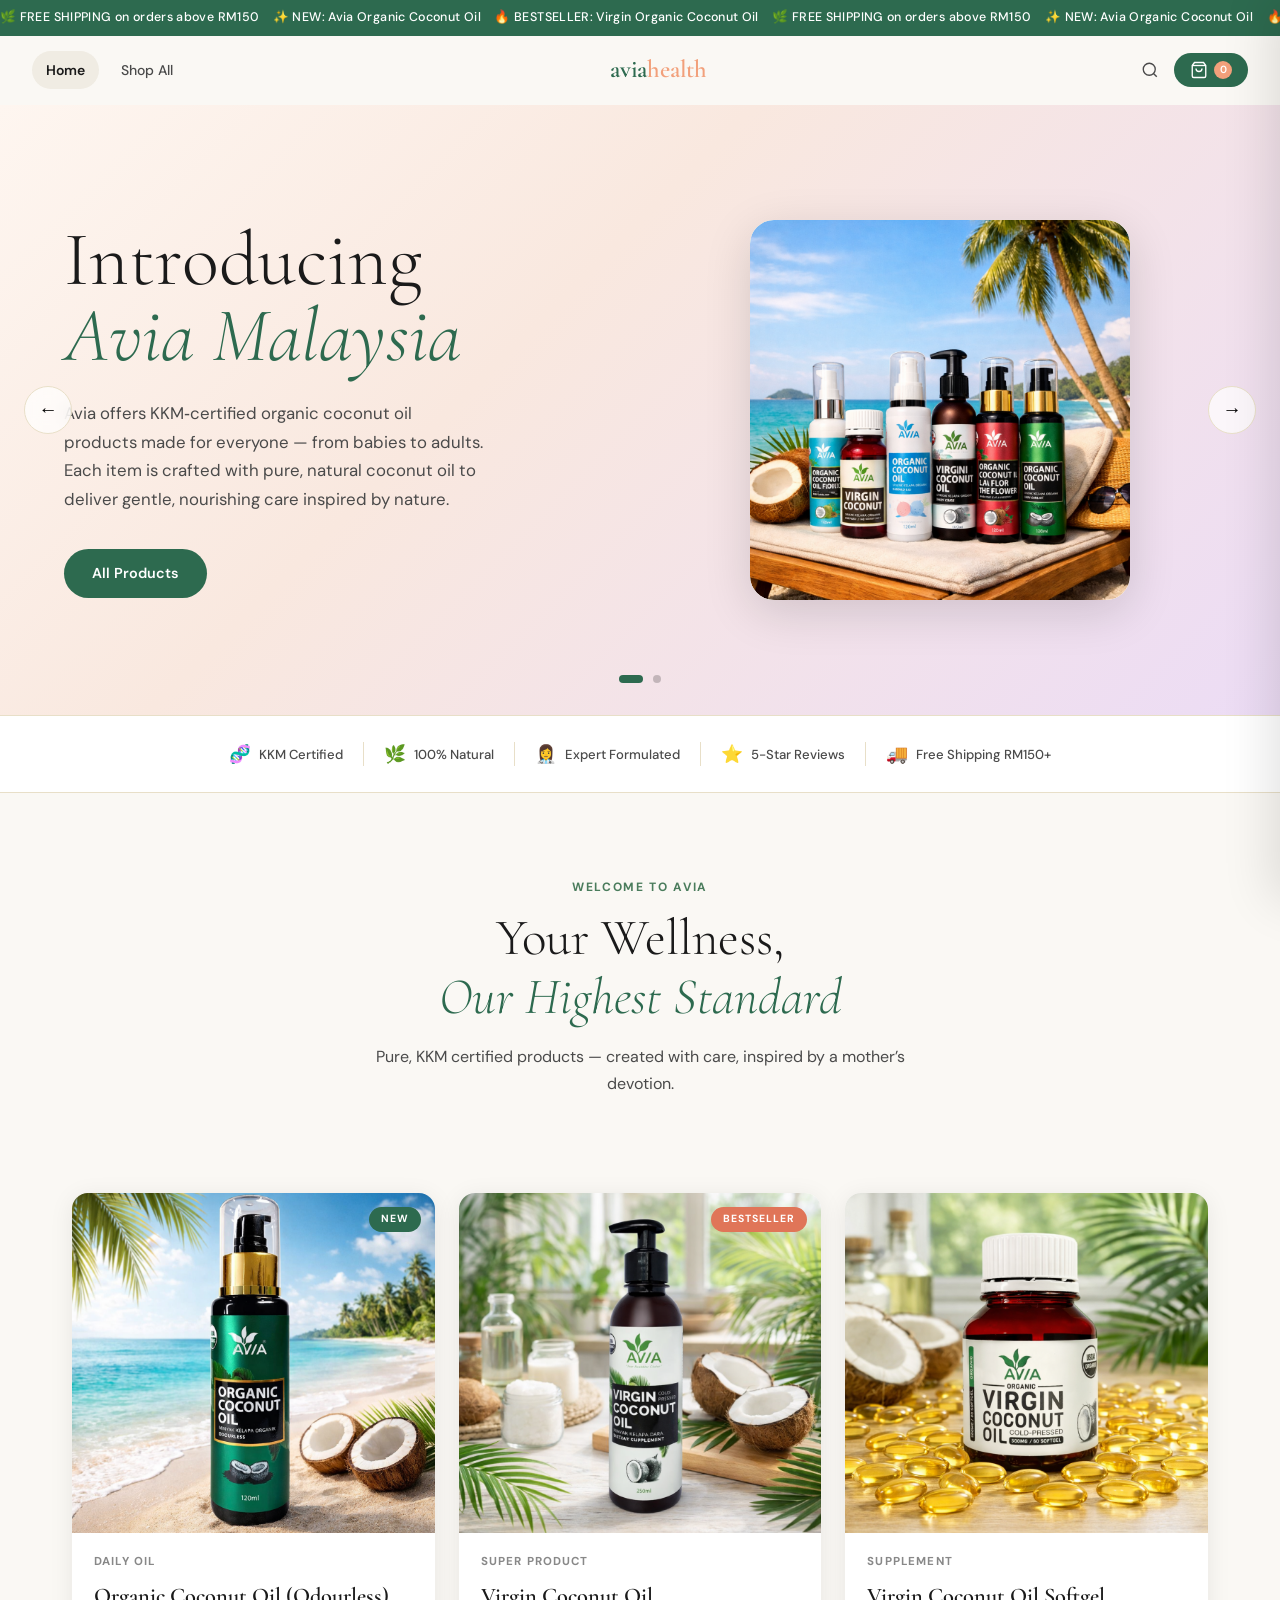
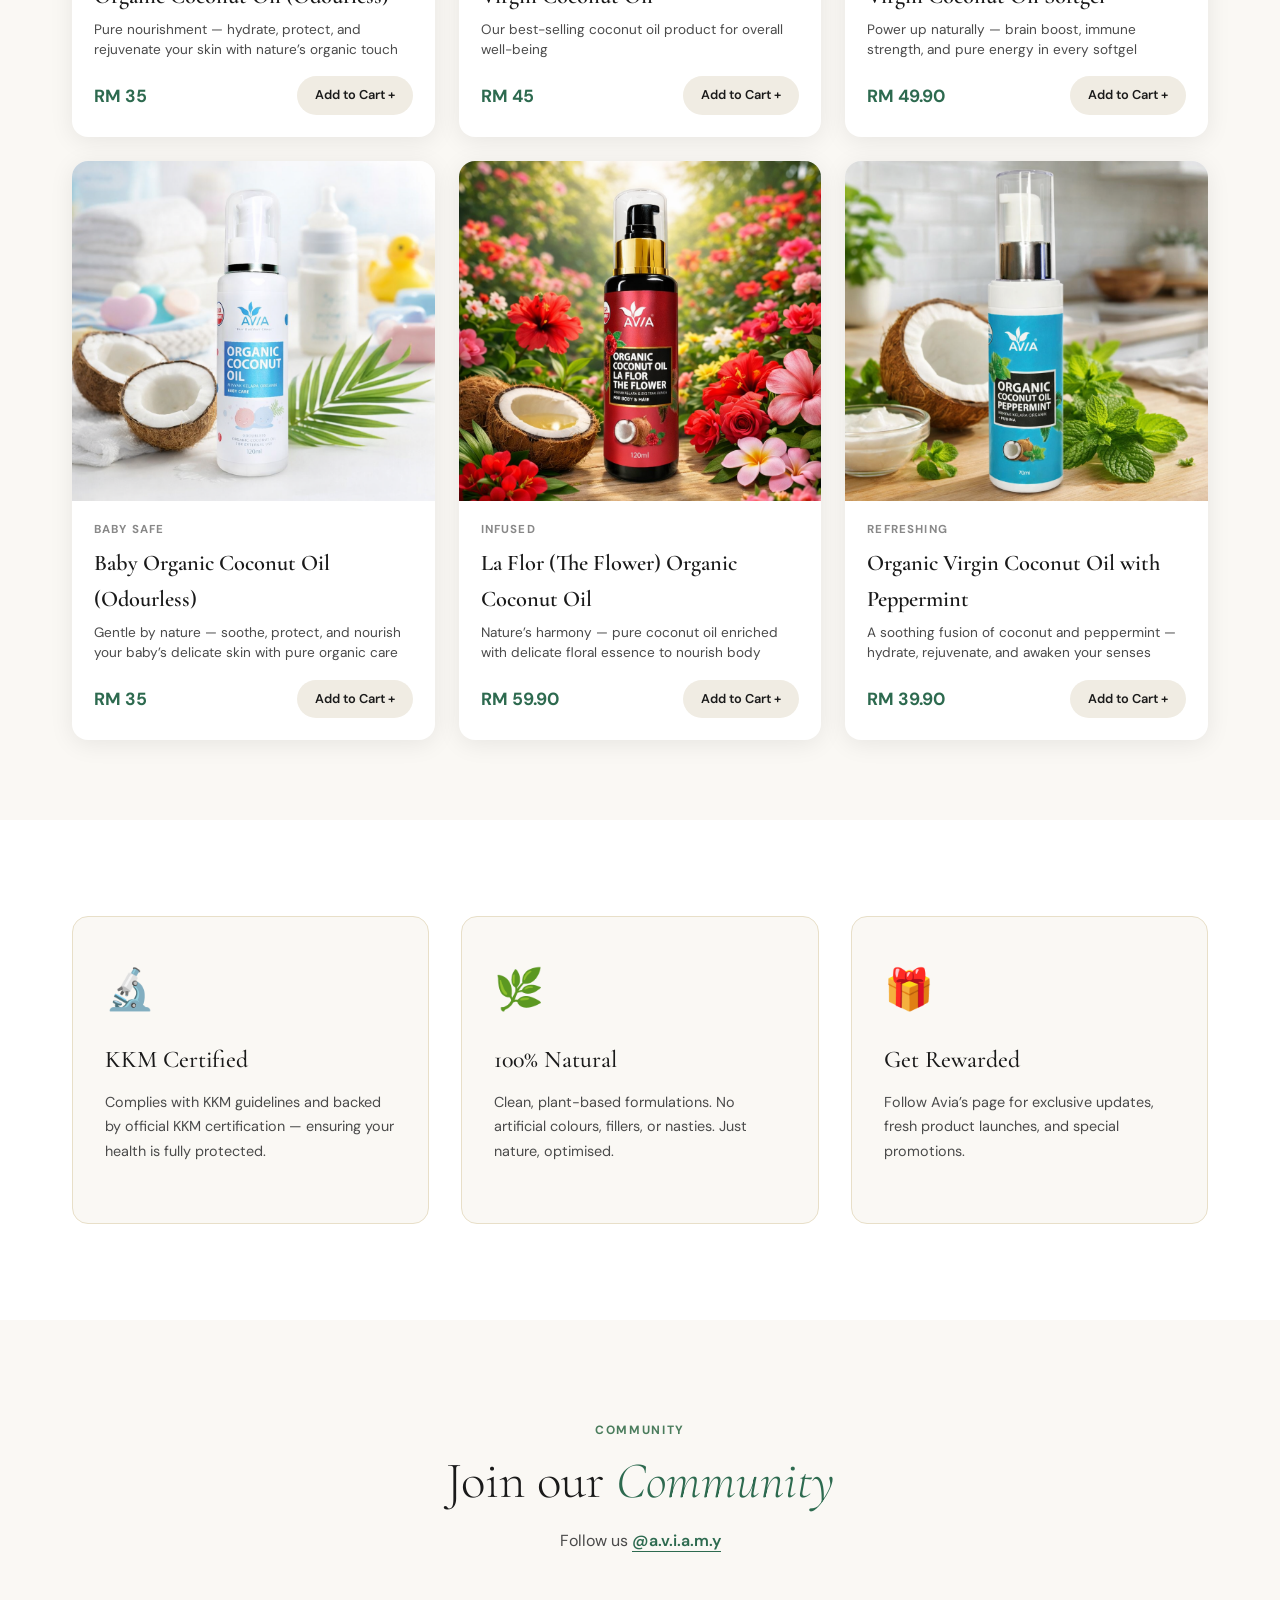
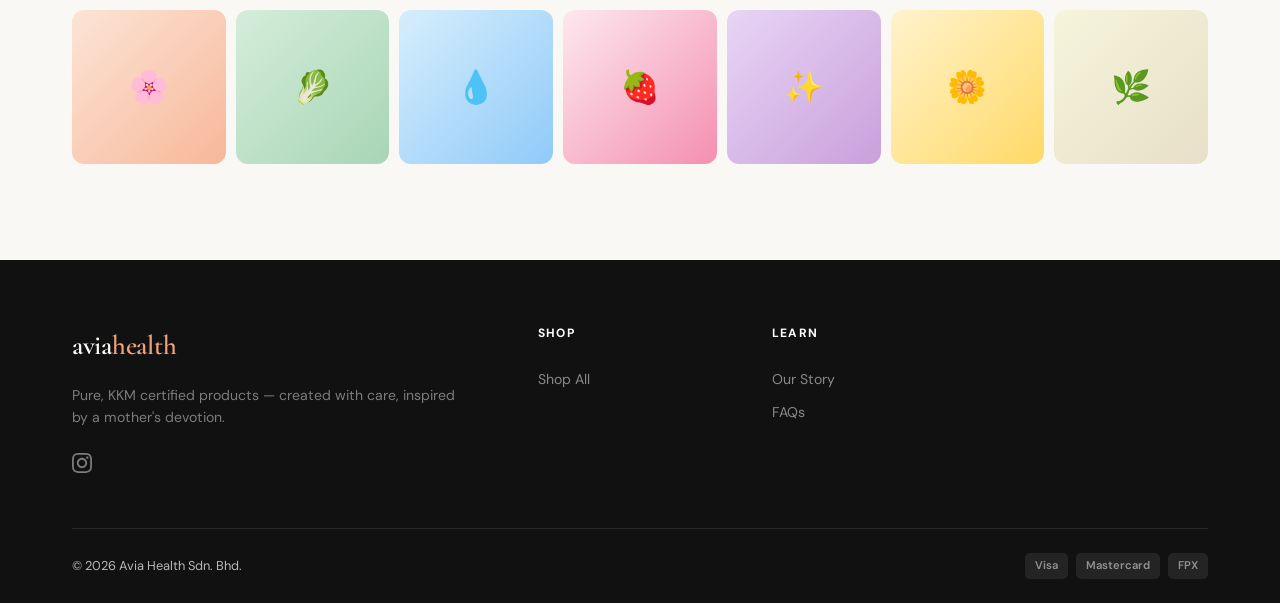
<file: index.html>
<!DOCTYPE html>
<html lang="en">

<head>
  <meta charset="UTF-8" />
  <meta name="viewport" content="width=device-width, initial-scale=1.0" />
  <title>AVIA — Supplements Made for You</title>
  <link rel="preconnect" href="https://fonts.googleapis.com">
  <link rel="preconnect" href="https://fonts.gstatic.com" crossorigin>
  <link
    href="https://fonts.googleapis.com/css2?family=Cormorant+Garamond:ital,wght@0,300;0,400;0,500;0,600;1,300;1,400&family=DM+Sans:ital,opsz,wght@0,9..40,300;0,9..40,400;0,9..40,500;1,9..40,300&display=swap"
    rel="stylesheet">
  <link rel="stylesheet" href="styles.css" />
</head>

<body>

  <!-- Announcement Bar -->
  <div class="announcement-bar">
    <div class="announcement-track"><span>🌿 FREE SHIPPING on orders above RM150 &nbsp;&nbsp;&nbsp;✨ NEW: Avia Organic
        Coconut Oil &nbsp;&nbsp;&nbsp;🔥 BESTSELLER: Virgin Organic Coconut Oil
        &nbsp;&nbsp;&nbsp;</span><span>🌿 FREE SHIPPING on orders above RM150 &nbsp;&nbsp;&nbsp;✨ NEW: Avia Organic
        Coconut Oil &nbsp;&nbsp;&nbsp;🔥 BESTSELLER: Virgin Organic Coconut Oil
        &nbsp;&nbsp;&nbsp;</span><span>🌿 FREE SHIPPING on orders above RM150 &nbsp;&nbsp;&nbsp;✨ NEW: Avia Organic
        Coconut Oil &nbsp;&nbsp;&nbsp;🔥 BESTSELLER: Virgin Organic Coconut Oil &nbsp;&nbsp;&nbsp;</span>
    </div>
  </div>

  <!-- Header / Nav -->
  <header class="header" id="header">
    <div class="header-inner">
      <div class="header-left">
        <nav class="main-nav">
          <a href="index.html" class="nav-item active-nav">Home</a>
          <a href="products.html" class="nav-item">Shop All</a>
        </nav>
      </div>

      <a href="index.html" class="logo">avia<span>health</span></a>

      <div class="header-right">
        <a href="#" class="nav-icon" aria-label="Search">
          <svg width="18" height="18" fill="none" stroke="currentColor" stroke-width="1.8" viewBox="0 0 24 24">
            <circle cx="11" cy="11" r="8" />
            <path d="m21 21-4.35-4.35" />
          </svg>
        </a>
        <a href="#" class="cart-btn" aria-label="Cart">
          <svg width="18" height="18" fill="none" stroke="currentColor" stroke-width="1.8" viewBox="0 0 24 24">
            <path d="M6 2 3 6v14a2 2 0 0 0 2 2h14a2 2 0 0 0 2-2V6l-3-4z" />
            <line x1="3" y1="6" x2="21" y2="6" />
            <path d="M16 10a4 4 0 0 1-8 0" />
          </svg>
          <span class="cart-count">0</span>
        </a>
        <button class="burger" id="burger" aria-label="Menu">
          <span></span><span></span><span></span>
        </button>
      </div>
    </div>
  </header>

  <!-- Mobile Menu -->
  <div class="mobile-menu" id="mobileMenu">
    <div class="mobile-menu-inner">
      <div class="mobile-section">
        <a href="products.html">Shop All</a>
      </div>
    </div>
  </div>

  <main id="main">

    <!-- Hero Slider -->
    <section class="hero-section">
      <div class="hero-slides">

        <!-- Slide 1 -->
        <div class="hero-slide active" id="slide1">
          <div class="hero-bg slide1-bg"></div>
          <div class="hero-content">
            <div class="hero-text">
              <h1 class="hero-title">Introducing<br><em>Avia Malaysia</em></h1>
              <p class="hero-desc">Avia offers KKM‑certified organic coconut oil products made for everyone — from babies to adults. Each item is crafted with pure, natural coconut oil to deliver gentle, nourishing care inspired by nature.</p>
              <div class="hero-cta-group">
                <a href="products.html" class="btn btn-primary">All Products</a>
              </div>
            </div>
            <div class="hero-visual">
              <div class="product-card-hero sale">
                <img src="image/1_Avia Products.png" alt="Avia’s Coconut Oils" class="hero-product-img" />
              </div>
            </div>
          </div>
        </div>

        <!-- Slide 2 -->
        <div class="hero-slide" id="slide2">
          <div class="hero-bg slide2-bg"></div>
          <div class="hero-content">
            <div class="hero-text">
              <span class="hero-eyebrow">NEW ✨</span>
              <h1 class="hero-title">Organic Coconut Oil<br><em>Daily Nourishing</em></h1>
              <p class="hero-desc">“Your natural skin armor — protect, nourish, and radiate from within."</p>
              <div class="hero-cta-group">
                <a href="product-detail.html?id=coconut-oil" class="btn btn-primary">Shop Now</a>
              </div>
            </div>
            <div class="hero-visual">
              <div class="product-card-hero glow">
                <img src="image/1_Coconut Oil.png" alt="Organic Coconut Oil" class="hero-product-img" />
                <div class="product-glow-ring"></div>
              </div>
            </div>
          </div>
        </div>
      </div>

      <!-- Slide indicators -->
      <div class="hero-dots">
        <button class="dot active" data-slide="0" aria-label="Go to slide 1"></button>
        <button class="dot" data-slide="1" aria-label="Go to slide 2"></button>
      </div>
      <button class="hero-arrow prev" id="prevSlide" aria-label="Previous slide">&#8592;</button>
      <button class="hero-arrow next" id="nextSlide" aria-label="Next slide">&#8594;</button>
    </section>

    <!-- Trust Bar -->
    <section class="trust-bar">
      <div class="trust-items">
        <div class="trust-item">
          <span class="trust-icon">🧬</span>
          <span>KKM Certified</span>
        </div>
        <div class="trust-divider"></div>
        <div class="trust-item">
          <span class="trust-icon">🌿</span>
          <span>100% Natural</span>
        </div>
        <div class="trust-divider"></div>
        <div class="trust-item">
          <span class="trust-icon">👩‍⚕️</span>
          <span>Expert Formulated</span>
        </div>
        <div class="trust-divider"></div>
        <div class="trust-item">
          <span class="trust-icon">⭐</span>
          <span>5-Star Reviews</span>
        </div>
        <div class="trust-divider"></div>
        <div class="trust-item">
          <span class="trust-icon">🚚</span>
          <span>Free Shipping RM150+</span>
        </div>
      </div>
    </section>

    <!-- Welcome Section -->
    <section class="welcome-section">
      <div class="container">
        <div class="section-header">
          <p class="section-eyebrow">Welcome to Avia</p>
          <h2 class="section-title">Your Wellness,<br><em>Our Highest Standard</em></h2>
          <p class="section-desc">Pure, KKM certified products — created with care, inspired by a mother’s devotion.</p>
        </div>
      </div>
    </section>

    <!-- Products Grid -->
    <section class="products-section">
      <div class="container">
        <div class="products-grid">

          <div class="product-card" data-aos>
            <div class="product-card-coconut" style="background: linear-gradient(135deg, #d4edda, #a8d5b5);">
              <img src="image/1_Coconut Oil.png" alt="Super Greens" />
              <div class="product-badge new">NEW</div>
            </div>
            <div class="product-card-body">
              <p class="product-card-cat">Daily Oil</p>
              <h3 class="product-card-name"><a href="product-detail.html?id=coconut-oil">Organic Coconut Oil
                  (Odourless)</a></h3>
              <p class="product-card-tagline">Pure nourishment — hydrate, protect, and rejuvenate your skin with
                nature’s organic touch</p>
              <div class="product-card-footer">
                <span class="product-card-price">RM 35</span>
                <a href="#" class="btn-add">Add to Cart +</a>
              </div>
            </div>
          </div>

          <div class="product-card" data-aos>
            <div class="product-card-coconut" style="background: linear-gradient(135deg, #fce4d6, #f7b89a);">
              <img src="image/1_Virgin Oil.png" alt="Super Greens" />
              <div class="product-badge bestseller">Bestseller</div>
            </div>
            <div class="product-card-body">
              <p class="product-card-cat">Super Product</p>
              <h3 class="product-card-name"><a href="product-detail.html?id=virgin-oil">Virgin Coconut Oil</a></h3>
              <p class="product-card-tagline">Our best-selling coconut oil product for overall well-being</p>
              <div class="product-card-footer">
                <span class="product-card-price">RM 45</span>
                <a href="#" class="btn-add">Add to Cart +</a>
              </div>
            </div>
          </div>

          <div class="product-card" data-aos>
            <div class="product-card-coconut" style="background: linear-gradient(135deg, #d6eefc, #90caf9);">
              <img src="image/1_Coconut Softgel.png" alt="Super Greens" />
            </div>
            <div class="product-card-body">
              <p class="product-card-cat">Supplement</p>
              <h3 class="product-card-name"><a href="product-detail.html?id=coconut-softgel">Virgin Coconut Oil
                  Softgel</a></h3>
              <p class="product-card-tagline">Power up naturally — brain boost, immune strength, and pure energy in
                every softgel</p>
              <div class="product-card-footer">
                <span class="product-card-price">RM 49.90</span>
                <a href="#" class="btn-add">Add to Cart +</a>
              </div>
            </div>
          </div>

          <div class="product-card" data-aos>
            <div class="product-card-coconut" style="background: linear-gradient(135deg, #e8d5f5, #c9a0dc);">
              <img src="image/1_Baby Oil.png" alt="Super Greens" />
            </div>
            <div class="product-card-body">
              <p class="product-card-cat">Baby Safe</p>
              <h3 class="product-card-name"><a href="product-detail.html?id=baby-care">Baby Organic Coconut Oil
                  (Odourless)</a></h3>
              <p class="product-card-tagline">Gentle by nature — soothe, protect, and nourish your baby’s delicate skin
                with pure organic care</p>
              <div class="product-card-footer">
                <span class="product-card-price">RM 35</span>
                <a href="#" class="btn-add">Add to Cart +</a>
              </div>
            </div>
          </div>

          <div class="product-card" data-aos>
            <div class="product-card-coconut" style="background: linear-gradient(135deg, #fff3cd, #ffd966);">
              <img src="image/1_Flower Oil.png" alt="Super Greens" />
            </div>
            <div class="product-card-body">
              <p class="product-card-cat">Infused</p>
              <h3 class="product-card-name"><a href="product-detail.html?id=flower-coconut">La Flor (The Flower)
                  Organic Coconut Oil</a></h3>
              <p class="product-card-tagline">Nature’s harmony — pure coconut oil enriched with delicate floral essence
                to nourish body</p>
              <div class="product-card-footer">
                <span class="product-card-price">RM 59.90</span>
                <a href="#" class="btn-add">Add to Cart +</a>
              </div>
            </div>
          </div>

          <div class="product-card" data-aos>
            <div class="product-card-coconut" style="background: linear-gradient(135deg, #fde8ef, #f48fb1);">
              <img src="image/1_Peppermint Oil.png" alt="Super Greens" />
            </div>
            <div class="product-card-body">
              <p class="product-card-cat">Refreshing</p>
              <h3 class="product-card-name"><a href="product-detail.html?id=peppermint-coconut">Organic Virgin Coconut
                  Oil with Peppermint</a></h3>
              <p class="product-card-tagline">A soothing fusion of coconut and peppermint — hydrate, rejuvenate, and
                awaken your senses</p>
              <div class="product-card-footer">
                <span class="product-card-price">RM 39.90</span>
                <a href="#" class="btn-add">Add to Cart +</a>
              </div>
            </div>
          </div>
        </div>
      </div>
    </section>

    <!-- Trust Standards -->
    <section class="standards-section">
      <div class="container">
        <div class="standards-grid">
          <div class="standard-card">
            <div class="standard-icon">🔬</div>
            <h3>KKM Certified</h3>
            <p>Complies with KKM guidelines and backed by official KKM certification — ensuring your health is fully
              protected.</p>
          </div>
          <div class="standard-card">
            <div class="standard-icon">🌿</div>
            <h3>100% Natural</h3>
            <p>Clean, plant-based formulations. No artificial colours, fillers, or nasties. Just nature, optimised.</p>
          </div>
          <div class="standard-card">
            <div class="standard-icon">🎁</div>
            <h3>Get Rewarded</h3>
            <p>Follow Avia’s page for exclusive updates, fresh product launches, and special promotions.</p>
          </div>
        </div>
      </div>
    </section>

    <!-- Instagram Section -->
    <section class="instagram-section">
      <div class="container">
        <div class="section-header">
          <p class="section-eyebrow">Community</p>
          <h2 class="section-title">Join our <em>Community</em></h2>
          <p class="section-desc">Follow us <a href="#" class="ig-handle">@a.v.i.a.m.y</a></p>
        </div>
        <div class="ig-grid">
          <div class="ig-item" style="background: linear-gradient(135deg,#fce4d6,#f7b89a)"><span>🌸</span></div>
          <div class="ig-item" style="background: linear-gradient(135deg,#d4edda,#a8d5b5)"><span>🥬</span></div>
          <div class="ig-item" style="background: linear-gradient(135deg,#d6eefc,#90caf9)"><span>💧</span></div>
          <div class="ig-item" style="background: linear-gradient(135deg,#fde8ef,#f48fb1)"><span>🍓</span></div>
          <div class="ig-item" style="background: linear-gradient(135deg,#e8d5f5,#c9a0dc)"><span>✨</span></div>
          <div class="ig-item" style="background: linear-gradient(135deg,#fff3cd,#ffd966)"><span>🌼</span></div>
          <div class="ig-item" style="background: linear-gradient(135deg,#f5f5dc,#e8dfc8)"><span>🌿</span></div>
        </div>
      </div>
    </section>
  </main>

  <!-- Footer -->
  <footer class="footer">
    <div class="container">
      <div class="footer-top">
        <div class="footer-brand">
          <a href="#" class="logo footer-logo">avia<span>health</span></a>
          <p class="footer-tagline">Pure, KKM certified products — created with care, inspired by a mother's devotion.
          </p>
          <div class="footer-social">
            <a href="#" aria-label="Instagram">
              <svg width="20" height="20" fill="currentColor" viewBox="0 0 24 24">
                <path
                  d="M12 2.163c3.204 0 3.584.012 4.85.07 3.252.148 4.771 1.691 4.919 4.919.058 1.265.069 1.645.069 4.849 0 3.205-.012 3.584-.069 4.849-.149 3.225-1.664 4.771-4.919 4.919-1.266.058-1.644.07-4.85.07-3.204 0-3.584-.012-4.849-.07-3.26-.149-4.771-1.699-4.919-4.92-.058-1.265-.07-1.644-.07-4.849 0-3.204.013-3.583.07-4.849.149-3.227 1.664-4.771 4.919-4.919 1.266-.057 1.645-.069 4.849-.069zm0-2.163c-3.259 0-3.667.014-4.947.072-4.358.2-6.78 2.618-6.98 6.98-.059 1.281-.073 1.689-.073 4.948 0 3.259.014 3.668.072 4.948.2 4.358 2.618 6.78 6.98 6.98 1.281.058 1.689.072 4.948.072 3.259 0 3.668-.014 4.948-.072 4.354-.2 6.782-2.618 6.979-6.98.059-1.28.073-1.689.073-4.948 0-3.259-.014-3.667-.072-4.947-.196-4.354-2.617-6.78-6.979-6.98-1.281-.059-1.69-.073-4.949-.073zm0 5.838c-3.403 0-6.162 2.759-6.162 6.162s2.759 6.163 6.162 6.163 6.162-2.759 6.162-6.163c0-3.403-2.759-6.162-6.162-6.162zm0 10.162c-2.209 0-4-1.79-4-4 0-2.209 1.791-4 4-4s4 1.791 4 4c0 2.21-1.791 4-4 4zm6.406-11.845c-.796 0-1.441.645-1.441 1.44s.645 1.44 1.441 1.44c.795 0 1.439-.645 1.439-1.44s-.644-1.44-1.439-1.44z" />
              </svg>
            </a>
          </div>
        </div>
        <div class="footer-links">
          <div class="footer-col">
            <h4>Shop</h4>
            <a href="#">Shop All</a>
          </div>
          <div class="footer-col">
            <h4>Learn</h4>
            <a href="#">Our Story</a>
            <a href="#">FAQs</a>
          </div>
        </div>
      </div>
      <div class="footer-bottom">
        <p>&copy; 2026 Avia Health Sdn. Bhd.</p>
        <div class="payment-icons">
          <span class="payment-badge">Visa</span>
          <span class="payment-badge">Mastercard</span>
          <span class="payment-badge">FPX</span>
        </div>
      </div>
    </div>
  </footer>

  <!-- Cart Sidebar -->
  <div class="cart-overlay" id="cartOverlay"></div>
  <div class="cart-sidebar" id="cartSidebar">
    <div class="cart-header">
      <h3 class="cart-title">Your Cart</h3>
      <button class="cart-close" id="cartClose" aria-label="Close cart">
        <svg width="20" height="20" fill="none" stroke="currentColor" stroke-width="2" viewBox="0 0 24 24">
          <path d="M18 6 6 18M6 6l12 12" />
        </svg>
      </button>
    </div>

    <div class="cart-body" id="cartBody">
      <div class="cart-empty" id="cartEmpty">
        <span class="cart-empty-icon">🛍️</span>
        <p>Your cart is empty</p>
        <span>Add something wonderful!</span>
      </div>
      <div class="cart-items" id="cartItems"></div>
    </div>

    <div class="cart-footer" id="cartFooter" style="display:none;">
      <div class="cart-summary">
        <div class="cart-summary-row">
          <span>Subtotal</span>
          <span id="cartSubtotal">RM 0</span>
        </div>
        <div class="cart-summary-row">
          <span>Shipping</span>
          <span id="cartShipping">FREE</span>
        </div>
        <div class="cart-summary-divider"></div>
        <div class="cart-summary-row total">
          <span>Total</span>
          <span id="cartTotal">RM 0</span>
        </div>
      </div>
      <div class="cart-actions">
        <button class="btn btn-ghost cart-continue" id="cartContinue">← Continue Shopping</button>
        <a href="#" class="btn btn-primary cart-checkout">Checkout →</a>
      </div>
    </div>
  </div>

  <!-- Search Overlay -->
  <div class="search-overlay" id="searchOverlay">
    <div class="search-container">
      <div class="search-bar-wrap">
        <svg class="search-icon-input" width="20" height="20" fill="none" stroke="currentColor" stroke-width="1.8"
          viewBox="0 0 24 24">
          <circle cx="11" cy="11" r="8" />
          <path d="m21 21-4.35-4.35" />
        </svg>
        <input type="text" id="searchInput" class="search-input" placeholder="Search products..." autocomplete="off" />
        <button class="search-clear" id="searchClear" aria-label="Clear search">
          <svg width="18" height="18" fill="none" stroke="currentColor" stroke-width="2" viewBox="0 0 24 24">
            <path d="M18 6 6 18M6 6l12 12" />
          </svg>
        </button>
      </div>
      <div class="search-results" id="searchResults"></div>
    </div>
    <div class="search-backdrop" id="searchBackdrop"></div>
  </div>

  <script>
    // ── Sticky header ──
    const header = document.getElementById('header');
    window.addEventListener('scroll', () => {
      header.classList.toggle('scrolled', window.scrollY > 60);
    });

    // ── Burger / mobile menu ──
    const burger = document.getElementById('burger');
    const mobileMenu = document.getElementById('mobileMenu');
    burger.addEventListener('click', () => {
      burger.classList.toggle('open');
      mobileMenu.classList.toggle('open');
    });

    // ── Hero slider (index only) ──
    if (document.querySelector('.hero-slide')) {
      let currentSlide = 0;
      const slides = document.querySelectorAll('.hero-slide');
      const dots = document.querySelectorAll('.dot');
      function goToSlide(n) {
        slides[currentSlide].classList.remove('active');
        dots[currentSlide].classList.remove('active');
        currentSlide = (n + slides.length) % slides.length;
        slides[currentSlide].classList.add('active');
        dots[currentSlide].classList.add('active');
      }
      document.getElementById('nextSlide').addEventListener('click', () => goToSlide(currentSlide + 1));
      document.getElementById('prevSlide').addEventListener('click', () => goToSlide(currentSlide - 1));
      dots.forEach((dot, i) => dot.addEventListener('click', () => goToSlide(i)));
      setInterval(() => goToSlide(currentSlide + 1), 5000);
    }

    // ── AOS scroll animations ──
    const aoEls = document.querySelectorAll('[data-aos]');
    const observer = new IntersectionObserver((entries) => {
      entries.forEach(e => { if (e.isIntersecting) e.target.classList.add('visible'); });
    }, { threshold: 0.1 });
    aoEls.forEach(el => observer.observe(el));

    // ── CART ──
    let cart = JSON.parse(localStorage.getItem('aviaCart') || '[]');

    const cartSidebar = document.getElementById('cartSidebar');
    const cartOverlay = document.getElementById('cartOverlay');
    const cartClose = document.getElementById('cartClose');
    const cartContinue = document.getElementById('cartContinue');
    const cartEmpty = document.getElementById('cartEmpty');
    const cartItemsEl = document.getElementById('cartItems');
    const cartFooter = document.getElementById('cartFooter');
    const cartCountEl = document.querySelector('.cart-count');

    function openCart() {
      cartSidebar.classList.add('open');
      cartOverlay.classList.add('open');
      document.body.style.overflow = 'hidden';
    }

    function closeCart() {
      cartSidebar.classList.remove('open');
      cartOverlay.classList.remove('open');
      document.body.style.overflow = '';
    }

    cartClose.addEventListener('click', closeCart);
    cartOverlay.addEventListener('click', closeCart);
    cartContinue.addEventListener('click', closeCart);

    // Open cart when clicking the cart button in header
    document.querySelector('.cart-btn').addEventListener('click', (e) => {
      e.preventDefault();
      openCart();
    });

    function saveCart() {
      localStorage.setItem('aviaCart', JSON.stringify(cart));
    }

    function updateCartCount() {
      const total = cart.reduce((sum, item) => sum + item.qty, 0);
      cartCountEl.textContent = total;
      cartCountEl.style.display = total > 0 ? 'flex' : 'flex';
    }

    function renderCart() {
      const isEmpty = cart.length === 0;
      cartEmpty.style.display = isEmpty ? 'flex' : 'none';
      cartItemsEl.style.display = isEmpty ? 'none' : 'block';
      cartFooter.style.display = isEmpty ? 'none' : 'block';

      if (!isEmpty) {
        cartItemsEl.innerHTML = cart.map((item, i) => `
        <div class="cart-item">
          <div class="cart-item-img" style="background:${item.img ? 'none' : item.bg}">${item.img ? '<img src="' + item.img + '" style="width:100%;height:100%;object-fit:cover;border-radius:12px;">' : '<span>' + (item.emoji || '🌿') + '</span>'}</div>
          <div class="cart-item-info">
            <p class="cart-item-name">${item.name}</p>
            <p class="cart-item-cat">${item.cat}</p>
            <div class="cart-item-controls">
              <button class="qty-btn" onclick="changeQty(${i}, -1)">−</button>
              <span class="qty-num">${item.qty}</span>
              <button class="qty-btn" onclick="changeQty(${i}, 1)">+</button>
              <button class="remove-btn" onclick="removeItem(${i})">Remove</button>
            </div>
          </div>
          <p class="cart-item-price">RM ${(parseFloat(item.price) * item.qty).toFixed(2)}</p>
        </div>
      `).join('');

        const subtotal = cart.reduce((sum, item) => sum + parseFloat(item.price) * item.qty, 0);
        const shipping = subtotal >= 150 ? 'FREE' : 'RM 10';
        const total = subtotal >= 150 ? subtotal : subtotal + 10;

        document.getElementById('cartSubtotal').textContent = `RM ${subtotal.toFixed(2)}`;
        document.getElementById('cartShipping').textContent = shipping;
        document.getElementById('cartTotal').textContent = `RM ${total.toFixed(2)}`;
      }

      updateCartCount();
      saveCart();
    }

    function changeQty(index, delta) {
      cart[index].qty += delta;
      if (cart[index].qty <= 0) cart.splice(index, 1);
      renderCart();
    }

    function removeItem(index) {
      cart.splice(index, 1);
      renderCart();
    }

    function addToCart(name, cat, price, emoji, bg, quantity, img) {
      const numPrice = parseFloat(price);
      const numQty = parseInt(quantity) || 1;
      const existing = cart.find(item => item.name === name);
      if (existing) { existing.qty += numQty; }
      else { cart.push({ name, cat, price: numPrice, emoji: emoji || '🌿', bg, img: img || '', qty: numQty }); }
      renderCart();
      openCart();
    }

    // Wire up all Add to Cart buttons
    document.querySelectorAll('.btn-add').forEach(btn => {
      btn.addEventListener('click', (e) => {
        e.preventDefault();
        const card = btn.closest('.product-card');
        const name = card.querySelector('.product-card-name').textContent.trim();
        const cat = card.querySelector('.product-card-cat').textContent.trim();
        const price = parseFloat(card.querySelector('.product-card-price').textContent.replace('RM ', ''));
        const emojiEl = card.querySelector('.product-card-emoji');
        const emoji = emojiEl ? emojiEl.textContent : '🌿';
        const imgEl = card.querySelector('.product-card-img, .product-card-coconut');
        const bg = imgEl ? imgEl.style.background : 'linear-gradient(135deg, #d4edda, #a8d5b5)';
        const productImg = card.querySelector('.product-card-coconut img');
        const img = productImg ? productImg.getAttribute('src') : '';

        // Button feedback
        btn.textContent = '✓ Added!';
        btn.style.background = 'var(--sage-dark)';
        btn.style.color = 'white';
        setTimeout(() => {
          btn.textContent = 'Add to Cart +';
          btn.style.background = '';
          btn.style.color = '';
        }, 1500);

        addToCart(name, cat, price, emoji, bg, 1, img);
      });
    });

    // Init
    renderCart();

    // ── SEARCH ──
    const allProducts = [
      { name: 'Organic Coconut Oil (Odourless)', cat: 'Daily Oil', price: 35, emoji: '🥥', img: 'image/1_Coconut Oil.png', bg: 'linear-gradient(135deg, #d4edda, #a8d5b5)', badge: 'NEW' },
      { name: 'Virgin Coconut Oil', cat: 'Super Product', price: 45, emoji: '🌸', img: 'image/1_Virgin Oil.png', bg: 'linear-gradient(135deg, #fce4d6, #f7b89a)', badge: 'Bestseller' },
      { name: 'Virgin Coconut Oil Softgel', cat: 'Supplement', price: 49.90, emoji: '⚡', img: 'image/1_Coconut Softgel.png', bg: 'linear-gradient(135deg, #e8d5f5, #c9a0dc)', badge: '' },
      { name: 'Baby Organic Coconut Oil (Odourless)', cat: 'Baby Safe', price: 35, emoji: '💧', img: 'image/1_Baby Oil.png', bg: 'linear-gradient(135deg, #d6eefc, #90caf9)', badge: '' },
      { name: 'La Flor (The Flower) Organic Coconut Oil', cat: 'Infused', price: 59.90, emoji: '🌼', img: 'image/1_Flower Oil.png', bg: 'linear-gradient(135deg, #fff3cd, #ffd966)', badge: '' },
      { name: 'Organic Virgin Coconut Oil with Peppermint', cat: 'Refreshing', price: 39.90, emoji: '🍓', img: 'image/1_Peppermint Oil.png', bg: 'linear-gradient(135deg, #fde8ef, #f48fb1)', badge: '' },
    ];

    const searchOverlay = document.getElementById('searchOverlay');
    const searchBackdrop = document.getElementById('searchBackdrop');
    const searchInput = document.getElementById('searchInput');
    const searchClear = document.getElementById('searchClear');
    const searchResults = document.getElementById('searchResults');

    function openSearch() {
      searchOverlay.classList.add('open');
      document.body.style.overflow = 'hidden';
      setTimeout(() => searchInput.focus(), 100);
    }

    function closeSearch() {
      searchOverlay.classList.remove('open');
      document.body.style.overflow = '';
      searchInput.value = '';
      searchResults.innerHTML = '';
    }

    document.querySelector('.nav-icon[aria-label="Search"]').addEventListener('click', (e) => {
      e.preventDefault();
      openSearch();
    });

    searchBackdrop.addEventListener('click', closeSearch);
    searchClear.addEventListener('click', closeSearch);

    document.addEventListener('keydown', (e) => {
      if (e.key === 'Escape') closeSearch();
    });

    searchInput.addEventListener('input', () => {
      const query = searchInput.value.trim().toLowerCase();

      if (!query) {
        searchResults.innerHTML = `
      <p class="search-hint">Try searching "coconut", "skin", "hydration"...</p>
    `;
        return;
      }

      const matches = allProducts.filter(p =>
        p.name.toLowerCase().includes(query) ||
        p.cat.toLowerCase().includes(query)
      );

      if (matches.length === 0) {
        searchResults.innerHTML = `
      <div class="search-empty">
        <p class="search-empty-icon">🔍</p>
        <p>No products found for "<strong>${query}</strong>"</p>
        <a href="products.html" class="search-view-all">Browse all products →</a>
      </div>
    `;
        return;
      }

      let html = '<p class="search-results-label">' + matches.length + ' product' + (matches.length > 1 ? 's' : '') + ' found</p><div class="search-results-grid">';

      matches.forEach(function (p) {
        const imgHtml = p.img
          ? '<img src="' + p.img + '" alt="' + p.name + '" style="width:100%;height:100%;object-fit:cover;border-radius:10px;">'
          : '<span>' + (p.emoji || '🌿') + '</span>';
        const badgeHtml = p.badge ? '<span class="search-result-badge">' + p.badge + '</span>' : '';
        const bgStyle = p.img ? 'none' : p.bg;

        html += '<div class="search-result-card" onclick="addToCartFromSearch(\'' + p.name + '\', \'' + p.cat + '\', ' + p.price + ', \'' + (p.emoji || '🌿') + '\', \'' + p.bg + '\', \'' + (p.img || '') + '\')">';
        html += '<div class="search-result-img" style="background:' + bgStyle + '">' + imgHtml + badgeHtml + '</div>';
        html += '<div class="search-result-info">';
        html += '<p class="search-result-cat">' + p.cat + '</p>';
        html += '<p class="search-result-name">' + p.name + '</p>';
        html += '<p class="search-result-price">RM ' + (Number.isInteger(parseFloat(p.price)) ? p.price : parseFloat(p.price).toFixed(2)) + '</p>';
        html += '</div>';
        html += '<button class="search-add-btn">Add +</button>';
        html += '</div>';
      });

      html += '</div><a href="products.html" class="search-view-all">View all products →</a>';
      searchResults.innerHTML = html;
    });

    function addToCartFromSearch(name, cat, price, emoji, bg, img) {
      addToCart(name, cat, price, emoji, bg, 1, img);
      closeSearch();
    }
  </script>

</body>

</html>
</file>
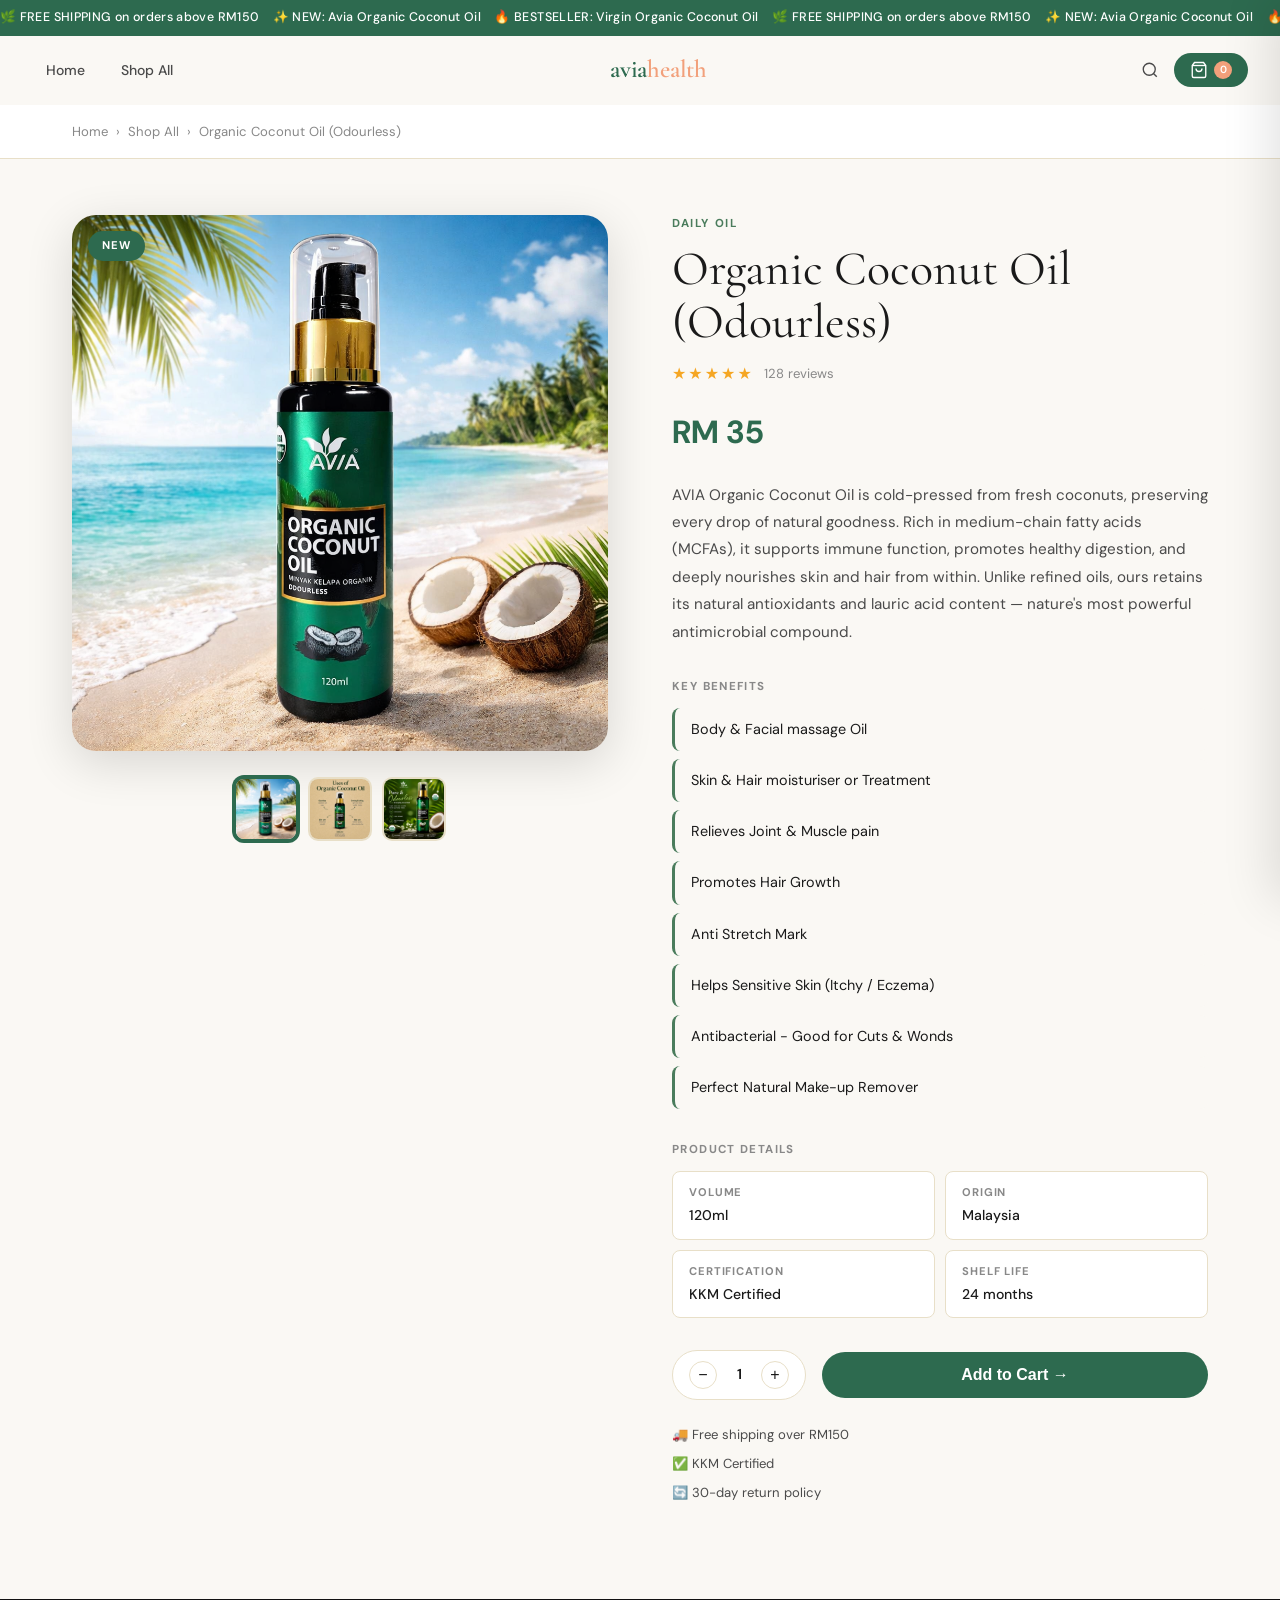
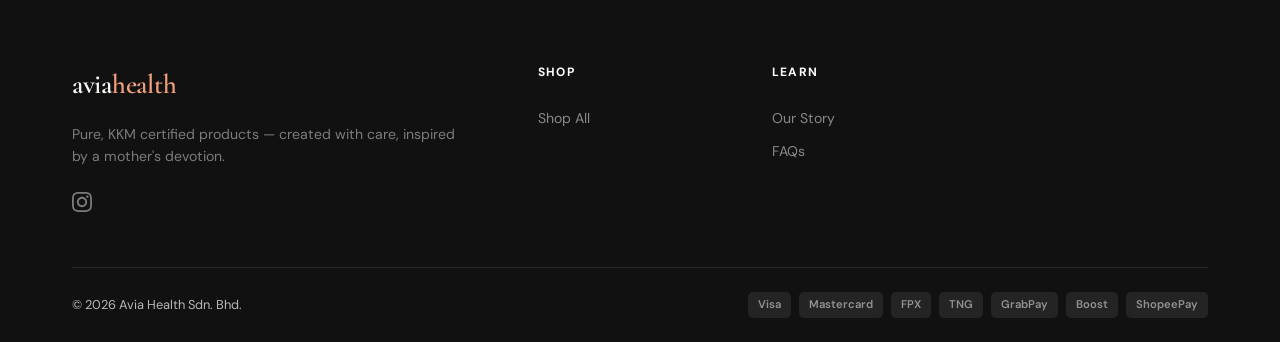
<file: product-detail.html>
<!DOCTYPE html>
<html lang="en">

<head>
  <meta charset="UTF-8" />
  <meta name="viewport" content="width=device-width, initial-scale=1.0" />
  <title>AVIA — Product Detail</title>
  <link rel="preconnect" href="https://fonts.googleapis.com">
  <link rel="preconnect" href="https://fonts.gstatic.com" crossorigin>
  <link
    href="https://fonts.googleapis.com/css2?family=Cormorant+Garamond:ital,wght@0,300;0,400;0,500;0,600;1,300;1,400&family=DM+Sans:ital,opsz,wght@0,9..40,300;0,9..40,400;0,9..40,500;1,9..40,300&display=swap"
    rel="stylesheet">
  <link rel="stylesheet" href="styles.css" />
</head>

<body>

  <!-- Announcement Bar -->
  <div class="announcement-bar">
    <div class="announcement-track"><span>🌿 FREE SHIPPING on orders above RM150 &nbsp;&nbsp;&nbsp;✨ NEW: Avia Organic
        Coconut Oil &nbsp;&nbsp;&nbsp;🔥 BESTSELLER: Virgin Organic Coconut Oil
        &nbsp;&nbsp;&nbsp;</span><span>🌿 FREE SHIPPING on orders above RM150 &nbsp;&nbsp;&nbsp;✨ NEW: Avia Organic
        Coconut Oil &nbsp;&nbsp;&nbsp;🔥 BESTSELLER: Virgin Organic Coconut Oil
        &nbsp;&nbsp;&nbsp;</span><span>🌿 FREE SHIPPING on orders above RM150 &nbsp;&nbsp;&nbsp;✨ NEW: Avia Organic
        Coconut Oil &nbsp;&nbsp;&nbsp;🔥 BESTSELLER: Virgin Organic Coconut Oil &nbsp;&nbsp;&nbsp;</span>
    </div>
  </div>

  <!-- Header -->
  <header class="header" id="header">
    <div class="header-inner">
      <div class="header-left">
        <nav class="main-nav">
          <a href="index.html" class="nav-item">Home</a>
          <a href="products.html" class="nav-item">Shop All</a>
        </nav>
      </div>
      <a href="index.html" class="logo">avia<span>health</span></a>
      <div class="header-right">
        <a href="#" class="nav-icon" aria-label="Search">
          <svg width="18" height="18" fill="none" stroke="currentColor" stroke-width="1.8" viewBox="0 0 24 24">
            <circle cx="11" cy="11" r="8" />
            <path d="m21 21-4.35-4.35" />
          </svg>
        </a>
        <a href="#" class="cart-btn" aria-label="Cart">
          <svg width="18" height="18" fill="none" stroke="currentColor" stroke-width="1.8" viewBox="0 0 24 24">
            <path d="M6 2 3 6v14a2 2 0 0 0 2 2h14a2 2 0 0 0 2-2V6l-3-4z" />
            <line x1="3" y1="6" x2="21" y2="6" />
            <path d="M16 10a4 4 0 0 1-8 0" />
          </svg>
          <span class="cart-count">0</span>
        </a>
        <button class="burger" id="burger" aria-label="Menu">
          <span></span><span></span><span></span>
        </button>
      </div>
    </div>
  </header>

  <!-- Mobile Menu -->
  <div class="mobile-menu" id="mobileMenu">
    <div class="mobile-menu-inner">
      <div class="mobile-section">
        <a href="index.html">Home</a>
        <a href="products.html">Shop All</a>
      </div>
    </div>
  </div>

  <main>
    <!-- Breadcrumb -->
    <div class="breadcrumb">
      <div class="container">
        <a href="index.html">Home</a>
        <span>›</span>
        <a href="products.html">Shop All</a>
        <span>›</span>
        <span id="breadcrumbName">Product</span>
      </div>
    </div>

    <!-- Product Detail -->
    <section class="detail-section">
      <div class="container">
        <div class="detail-grid">

          <!-- Left: Image -->
          <div class="detail-image-col">
            <div class="detail-image-wrap">
              <div class="detail-image-main" id="detailImageMain">
                <span id="detailEmoji" class="detail-emoji"></span>
                <img id="detailImg" src="" alt="" style="display:none;" />
              </div>
              <span class="detail-badge" id="detailBadge" style="display:none;"></span>
            </div>
          </div>

          <!-- Right: Info -->
          <div class="detail-info-col">
            <p class="detail-cat" id="detailCat"></p>
            <h1 class="detail-name" id="detailName"></h1>
            <div class="detail-rating">
              <span class="detail-stars">★★★★★</span>
              <span class="detail-review-count">128 reviews</span>
            </div>
            <p class="detail-price" id="detailPrice"></p>
            <p class="detail-desc" id="detailDesc"></p>

            <div class="detail-benefits" id="detailBenefits"></div>

            <div class="detail-meta" id="detailMeta"></div>

            <!-- Quantity + Add to Cart -->
            <div class="detail-purchase">
              <div class="detail-qty">
                <button class="qty-btn" id="detailQtyMinus">−</button>
                <span class="qty-num" id="detailQtyNum">1</span>
                <button class="qty-btn" id="detailQtyPlus">+</button>
              </div>
              <button class="btn btn-primary detail-add-btn" id="detailAddBtn">
                Add to Cart →
              </button>
            </div>

            <div class="detail-trust">
              <div class="detail-trust-item">🚚 Free shipping over RM150</div>
              <div class="detail-trust-item">✅ KKM Certified</div>
              <div class="detail-trust-item">🔄 30-day return policy</div>
            </div>
          </div>

        </div>
      </div>
    </section>
  </main>

  <!-- Footer -->
  <footer class="footer">
    <div class="container">
      <div class="footer-top">
        <div class="footer-brand">
          <a href="index.html" class="logo footer-logo">avia<span>health</span></a>
          <p class="footer-tagline">Pure, KKM certified products — created with care, inspired by a mother's devotion.
          </p>
          <div class="footer-social">
            <a href="#" aria-label="Instagram">
              <svg width="20" height="20" fill="currentColor" viewBox="0 0 24 24">
                <path
                  d="M12 2.163c3.204 0 3.584.012 4.85.07 3.252.148 4.771 1.691 4.919 4.919.058 1.265.069 1.645.069 4.849 0 3.205-.012 3.584-.069 4.849-.149 3.225-1.664 4.771-4.919 4.919-1.266.058-1.644.07-4.85.07-3.204 0-3.584-.012-4.849-.07-3.26-.149-4.771-1.699-4.919-4.92-.058-1.265-.07-1.644-.07-4.849 0-3.204.013-3.583.07-4.849.149-3.227 1.664-4.771 4.919-4.919 1.266-.057 1.645-.069 4.849-.069zm0-2.163c-3.259 0-3.667.014-4.947.072-4.358.2-6.78 2.618-6.98 6.98-.059 1.281-.073 1.689-.073 4.948 0 3.259.014 3.668.072 4.948.2 4.358 2.618 6.78 6.98 6.98 1.281.058 1.689.072 4.948.072 3.259 0 3.668-.014 4.948-.072 4.354-.2 6.782-2.618 6.979-6.98.059-1.28.073-1.689.073-4.948 0-3.259-.014-3.667-.072-4.947-.196-4.354-2.617-6.78-6.979-6.98-1.281-.059-1.69-.073-4.949-.073zm0 5.838c-3.403 0-6.162 2.759-6.162 6.162s2.759 6.163 6.162 6.163 6.162-2.759 6.162-6.163c0-3.403-2.759-6.162-6.162-6.162zm0 10.162c-2.209 0-4-1.79-4-4 0-2.209 1.791-4 4-4s4 1.791 4 4c0 2.21-1.791 4-4 4zm6.406-11.845c-.796 0-1.441.645-1.441 1.44s.645 1.44 1.441 1.44c.795 0 1.439-.645 1.439-1.44s-.644-1.44-1.439-1.44z" />
              </svg>
            </a>
          </div>
        </div>
        <div class="footer-links">
          <div class="footer-col">
            <h4>Shop</h4>
            <a href="products.html">Shop All</a>
          </div>
          <div class="footer-col">
            <h4>Learn</h4>
            <a href="#">Our Story</a>
            <a href="#">FAQs</a>
          </div>
        </div>
      </div>
      <div class="footer-bottom">
        <p>&copy; 2026 Avia Health Sdn. Bhd.</p>
        <div class="payment-icons">
          <span class="payment-badge">Visa</span>
          <span class="payment-badge">Mastercard</span>
          <span class="payment-badge">FPX</span>
          <span class="payment-badge">TNG</span>
          <span class="payment-badge">GrabPay</span>
          <span class="payment-badge">Boost</span>
          <span class="payment-badge">ShopeePay</span>
        </div>
      </div>
    </div>
  </footer>

  <!-- Cart Sidebar -->
  <div class="cart-overlay" id="cartOverlay"></div>
  <div class="cart-sidebar" id="cartSidebar">
    <div class="cart-header">
      <h3 class="cart-title">Your Cart</h3>
      <button class="cart-close" id="cartClose" aria-label="Close cart">
        <svg width="20" height="20" fill="none" stroke="currentColor" stroke-width="2" viewBox="0 0 24 24">
          <path d="M18 6 6 18M6 6l12 12" />
        </svg>
      </button>
    </div>
    <div class="cart-body" id="cartBody">
      <div class="cart-empty" id="cartEmpty">
        <span class="cart-empty-icon">🛍️</span>
        <p>Your cart is empty</p>
        <span>Add something wonderful!</span>
      </div>
      <div class="cart-items" id="cartItems"></div>
    </div>
    <div class="cart-footer" id="cartFooter" style="display:none;">
      <div class="cart-summary">
        <div class="cart-summary-row">
          <span>Subtotal</span>
          <span id="cartSubtotal">RM 0</span>
        </div>
        <div class="cart-summary-row">
          <span>Shipping</span>
          <span id="cartShipping">FREE</span>
        </div>
        <div class="cart-summary-divider"></div>
        <div class="cart-summary-row total">
          <span>Total</span>
          <span id="cartTotal">RM 0</span>
        </div>
      </div>
      <div class="cart-actions">
        <button class="btn btn-ghost cart-continue" id="cartContinue">← Continue Shopping</button>
        <a href="#" class="btn btn-primary cart-checkout">Checkout →</a>
      </div>
    </div>
  </div>

  <!-- Search Overlay -->
  <div class="search-overlay" id="searchOverlay">
    <div class="search-container">
      <div class="search-bar-wrap">
        <svg class="search-icon-input" width="20" height="20" fill="none" stroke="currentColor" stroke-width="1.8"
          viewBox="0 0 24 24">
          <circle cx="11" cy="11" r="8" />
          <path d="m21 21-4.35-4.35" />
        </svg>
        <input type="text" id="searchInput" class="search-input" placeholder="Search products..." autocomplete="off" />
        <button class="search-clear" id="searchClear" aria-label="Clear search">
          <svg width="18" height="18" fill="none" stroke="currentColor" stroke-width="2" viewBox="0 0 24 24">
            <path d="M18 6 6 18M6 6l12 12" />
          </svg>
        </button>
      </div>
      <div class="search-results" id="searchResults"></div>
    </div>
    <div class="search-backdrop" id="searchBackdrop"></div>
  </div>

  <script>
    // ── Product Data ──
    const products = {
      'coconut-oil': {
        name: 'Organic Coconut Oil (Odourless)',
        cat: 'Daily Oil',
        price: '35',
        img: 'image/1_Coconut Oil.png',
        images: ['image/1_Coconut Oil.png', 'image/2_Coconut Oil.jpeg', 'image/3_Coconut Oil.jpeg'],
        badge: 'NEW',
        bg: 'linear-gradient(135deg, #d4edda, #a8d5b5)',
        desc: `AVIA Organic Coconut Oil is cold-pressed from fresh coconuts, preserving every drop of natural goodness. Rich in medium-chain fatty acids (MCFAs), it supports immune function, promotes healthy digestion, and deeply nourishes skin and hair from within. Unlike refined oils, ours retains its natural antioxidants and lauric acid content — nature's most powerful antimicrobial compound.`,
        benefits: ['Body & Facial massage Oil', 'Skin & Hair moisturiser or Treatment', 'Relieves Joint & Muscle pain', 'Promotes Hair Growth', 'Anti Stretch Mark', 'Helps Sensitive Skin (Itchy / Eczema)', 'Antibacterial - Good for Cuts & Wonds', 'Perfect Natural Make-up Remover'],
        meta: { 'Volume': '120ml', 'Origin': 'Malaysia', 'Certification': 'KKM Certified', 'Shelf Life': '24 months' }
      },
      'virgin-oil': {
        name: 'Virgin Coconut Oil',
        cat: 'Super Product',
        price: '45',
        img: 'image/1_Virgin Oil.png',
        images: ['image/1_Virgin Oil.png', 'image/2_Virgin Oil.jpeg', 'image/3_Virgin Oil.jpeg'],
        badge: 'Bestseller',
        bg: 'linear-gradient(135deg, #fce4d6, #f7b89a)',
        desc: `AVIA Virgin Coconut Oil is an organic product celebrated as “The Super Food”. Rich in Lauric Acid—the same beneficial compound found in mother’s milk—it offers numerous health benefits that support and heal the human body. This natural oil is antibacterial, antiviral, and antifungal, making it a powerful aid for overall wellness. It acts as a brain booster, provides energy, strengthens the immune system, and improves digestion.`,
        benefits: ['100% Natural', 'Rich in Lauric Acid', 'Antibacterial, antiviral, and antifungal', 'Strengthens the immune system', 'Can be consumed orally or applied externally'],
        meta: { 'Volume': '250ml', 'Origin': 'Malaysia', 'Certification': 'KKM Certified', 'Shelf Life': '24 months' }
      },
      'baby-care': {
        name: 'Baby Organic Coconut Oil (Odourless)',
        cat: 'Baby Safe',
        price: '35',
        img: 'image/1_Baby Oil.png',
        images: ['image/1_Baby Oil.png', 'image/2_Baby Oil.jpeg', 'image/3_Baby Oil.jpeg'],
        badge: '',
        bg: 'linear-gradient(135deg, #e8d5f5, #c9a0dc)',
        desc: `meta/boost is a science-backed metabolic support supplement that helps regulate blood sugar levels and enhance fat metabolism naturally. Featuring berberine, chromium, and green tea extract, it works within 60 minutes to reduce post-meal glucose spikes, supporting sustained energy and healthy weight management.`,
        benefits: ['Regulates blood sugar', 'Enhances fat metabolism', 'Reduces energy crashes', 'Works within 60 minutes', 'No stimulants'],
        meta: { 'Form': 'Capsule', 'Servings': '60 per pack', 'Take': 'Before meals', 'Certification': 'KKM Certified' }
      },
      'coconut-softgel': {
        name: 'Virgin Coconut Oil Softgel',
        cat: 'Supplement',
        price: '49.90',
        img: 'image/1_Coconut Softgel.png',
        images: ['image/1_Coconut Softgel.png', 'image/2_Coconut Softgel.jpeg', 'image/3_Coconut Softgel.jpeg'],
        badge: '',
        bg: 'linear-gradient(135deg, #d6eefc, #90caf9)',
        desc: `Hydr-Aid delivers deep cellular hydration using a clinically proven blend of electrolytes, hyaluronic acid, and coconut water powder. Unlike regular water, Hydr-Aid replenishes minerals lost through sweat and daily stress, plumping skin from within and boosting physical and mental performance throughout the day.`,
        benefits: ['Deep cellular hydration', 'Plumps skin from within', 'Replenishes electrolytes', 'Improves mental clarity', 'Natural coconut water base'],
        meta: { 'Form': 'Powder', 'Servings': '30 per pack', 'Flavour': 'Lychee', 'Certification': 'KKM Certified' }
      },
      'flower-coconut': {
        name: 'La Flor (The Flower) Organic Coconut Oil',
        cat: 'Infused',
        price: '59.90',
        img: 'image/1_Flower Oil.png',
        images: ['image/1_Flower Oil.png', 'image/2_Flower Oil.jpeg', 'image/3_Flower Oil.jpeg'],
        badge: '',
        bg: 'linear-gradient(135deg, #fff3cd, #ffd966)',
        desc: `de/bloat is a fast-acting digestive enzyme and probiotic blend that targets bloating, gas, and indigestion at the source. Formulated with 8 digestive enzymes and 5 billion CFU probiotics, it works within 60 minutes to flatten bloating and restore gut comfort — without any harsh laxatives or artificial ingredients.`,
        benefits: ['Relieves bloating fast', 'Reduces gas & discomfort', '8 digestive enzymes', '5 billion CFU probiotics', 'No harsh laxatives'],
        meta: { 'Form': 'Capsule', 'Servings': '30 per pack', 'Take': 'With meals', 'Certification': 'KKM Certified' }
      },
      'peppermint-coconut': {
        name: 'Organic Virgin Coconut Oil with Peppermint',
        cat: 'Refreshing',
        price: '39.90',
        img: 'image/1_Peppermint Oil.png',
        images: ['image/1_Peppermint Oil.png', 'image/2_Peppermint Oil.jpeg', 'image/3_Peppermint Oil.jpeg'],
        badge: '',
        bg: 'linear-gradient(135deg, #fde8ef, #f48fb1)',
        desc: `Glow Guard is our ingestible UV defense supplement, formulated to protect skin against UV-related oxidative stress from the inside out. Packed with polypodium leucotomos extract, astaxanthin, and vitamin C, it reduces UV-induced skin damage, brightens complexion, and builds long-term skin resilience — your daily internal sunscreen.`,
        benefits: ['UV oxidative stress defense', 'Brightens complexion', 'Builds skin resilience', 'Rich in astaxanthin', 'Works from within'],
        meta: { 'Form': 'Capsule', 'Servings': '30 per pack', 'Take': 'Morning', 'Certification': 'KKM Certified' }
      }
    };

    // ── Load product from URL ──
    const params = new URLSearchParams(window.location.search);
    const id = params.get('id') || 'coconut-oil';
    const p = products[id] || products['coconut-oil'];

    // Set page title
    document.title = `AVIA — ${p.name}`;
    document.getElementById('breadcrumbName').textContent = p.name;
    document.getElementById('detailCat').textContent = p.cat;
    document.getElementById('detailName').textContent = p.name;
    document.getElementById('detailPrice').textContent = `RM ${p.price}`;
    document.getElementById('detailDesc').textContent = p.desc;

    // Image or emoji
    const imgEl = document.getElementById('detailImg');
    const emojiEl = document.getElementById('detailEmoji');
    const mainWrap = document.getElementById('detailImageMain');
    mainWrap.style.background = p.img ? 'none' : p.bg;

    if (p.img) {
      imgEl.src = p.img;
      imgEl.alt = p.name;
      imgEl.style.display = 'block';
      emojiEl.style.display = 'none';

      // If multiple images, add thumbnail strip
      if (p.images && p.images.length > 1) {
        const strip = document.createElement('div');
        strip.className = 'detail-thumb-strip';
        p.images.forEach((src, i) => {
          const thumb = document.createElement('button');
          thumb.className = 'detail-thumb' + (i === 0 ? ' active' : '');
          thumb.innerHTML = `<img src="${src}" alt="View ${i + 1}" />`;
          thumb.addEventListener('click', () => {
            imgEl.src = src;
            imgEl.style.display = 'block';
            emojiEl.style.display = 'none';
            document.querySelectorAll('.detail-thumb').forEach(t => t.classList.remove('active'));
            thumb.classList.add('active');
          });
          strip.appendChild(thumb);
        });
        document.getElementById('detailImageMain').closest('.detail-image-wrap').appendChild(strip);
      }
    } else {
      emojiEl.textContent = p.emoji;
      emojiEl.style.display = 'flex';
    }

    // Badge
    if (p.badge) {
      const badge = document.getElementById('detailBadge');
      badge.textContent = p.badge;
      badge.style.display = 'inline-block';
      badge.className = `detail-badge ${p.badge === 'Bestseller' ? 'bestseller' : 'new'}`;
    }

    // Benefits
    document.getElementById('detailBenefits').innerHTML = `
      <h4 class="detail-section-label">Key Benefits</h4>
      <ul class="detail-benefits-list">
        ${p.benefits.map(b => `<li> ${b}</li>`).join('')}
      </ul>
    `;

    // Meta
    document.getElementById('detailMeta').innerHTML = `
      <h4 class="detail-section-label">Product Details</h4>
      <div class="detail-meta-grid">
        ${Object.entries(p.meta).map(([k, v]) => `
          <div class="detail-meta-item">
            <span class="detail-meta-key">${k}</span>
            <span class="detail-meta-val">${v}</span>
          </div>
        `).join('')}
      </div>
    `;

    // ── Quantity control ──
    let qty = 1;
    document.getElementById('detailQtyMinus').addEventListener('click', () => {
      if (qty > 1) { qty--; document.getElementById('detailQtyNum').textContent = qty; }
    });
    document.getElementById('detailQtyPlus').addEventListener('click', () => {
      qty++; document.getElementById('detailQtyNum').textContent = qty;
    });

    // ── Sticky header ──
    const header = document.getElementById('header');
    window.addEventListener('scroll', () => {
      header.classList.toggle('scrolled', window.scrollY > 60);
    });

    // ── Burger ──
    const burger = document.getElementById('burger');
    const mobileMenu = document.getElementById('mobileMenu');
    burger.addEventListener('click', () => {
      burger.classList.toggle('open');
      mobileMenu.classList.toggle('open');
    });

    // ── CART ──
    let cart = JSON.parse(localStorage.getItem('aviaCart') || '[]');
    const cartSidebar = document.getElementById('cartSidebar');
    const cartOverlay = document.getElementById('cartOverlay');
    const cartClose = document.getElementById('cartClose');
    const cartContinue = document.getElementById('cartContinue');
    const cartEmpty = document.getElementById('cartEmpty');
    const cartItemsEl = document.getElementById('cartItems');
    const cartFooter = document.getElementById('cartFooter');
    const cartCountEl = document.querySelector('.cart-count');

    function openCart() { cartSidebar.classList.add('open'); cartOverlay.classList.add('open'); document.body.style.overflow = 'hidden'; }
    function closeCart() { cartSidebar.classList.remove('open'); cartOverlay.classList.remove('open'); document.body.style.overflow = ''; }

    cartClose.addEventListener('click', closeCart);
    cartOverlay.addEventListener('click', closeCart);
    cartContinue.addEventListener('click', closeCart);
    document.querySelector('.cart-btn').addEventListener('click', (e) => { e.preventDefault(); openCart(); });

    function saveCart() { localStorage.setItem('aviaCart', JSON.stringify(cart)); }

    function renderCart() {
      const isEmpty = cart.length === 0;
      cartEmpty.style.display = isEmpty ? 'flex' : 'none';
      cartItemsEl.style.display = isEmpty ? 'none' : 'block';
      cartFooter.style.display = isEmpty ? 'none' : 'block';
      if (!isEmpty) {
        cartItemsEl.innerHTML = cart.map((item, i) => `
          <div class="cart-item">
            <div class="cart-item-img" style="background:${item.img ? 'none' : item.bg}">
            ${item.img
            ? '<img src="' + item.img + '" style="width:100%;height:100%;object-fit:cover;border-radius:12px;">'
            : '<span>' + (item.emoji || '🌿') + '</span>'}
            </div>
            <div class="cart-item-info">
              <p class="cart-item-name">${item.name}</p>
              <p class="cart-item-cat">${item.cat}</p>
              <div class="cart-item-controls">
                <button class="qty-btn" onclick="changeQty(${i}, -1)">−</button>
                <span class="qty-num">${item.qty}</span>
                <button class="qty-btn" onclick="changeQty(${i}, 1)">+</button>
                <button class="remove-btn" onclick="removeItem(${i})">Remove</button>
              </div>
            </div>
            <p class="cart-item-price">RM ${(parseFloat(item.price) * item.qty).toFixed(2)}</p>
          </div>
        `).join('');
        const subtotal = cart.reduce((sum, item) => sum + parseFloat(item.price) * item.qty, 0);
        const shipping = subtotal >= 150 ? 'FREE' : 'RM 10';
        const total = subtotal >= 150 ? subtotal : subtotal + 10;
        document.getElementById('cartSubtotal').textContent = `RM ${subtotal.toFixed(2)}`;
        document.getElementById('cartShipping').textContent = shipping;
        document.getElementById('cartTotal').textContent = `RM ${total.toFixed(2)}`;
      }
      cartCountEl.textContent = cart.reduce((sum, item) => sum + item.qty, 0);
      saveCart();
    }

    function changeQty(index, delta) { cart[index].qty += delta; if (cart[index].qty <= 0) cart.splice(index, 1); renderCart(); }
    function removeItem(index) { cart.splice(index, 1); renderCart(); }
    function addToCart(name, cat, price, emoji, bg, quantity, img) {
      const numPrice = parseFloat(price);
      const numQty = parseInt(quantity) || 1;
      const existing = cart.find(item => item.name === name);
      if (existing) { existing.qty += numQty; }
      else { cart.push({ name, cat, price: numPrice, emoji: emoji || '🌿', bg, img: img || '', qty: numQty }); }
      renderCart();
      openCart();
    }

    document.getElementById('detailAddBtn').addEventListener('click', () => {
      const btn = document.getElementById('detailAddBtn');
      addToCart(p.name, p.cat, p.price, p.emoji || '🌿', p.bg, qty, p.img);
      btn.textContent = '✓ Added to Cart!';
      setTimeout(() => { btn.textContent = 'Add to Cart →'; }, 1500);
    });

    // ── SEARCH ──
    const allProducts = [
      { name: 'Organic Coconut Oil (Odourless)', cat: 'Daily Oil', price: 35, emoji: '🥥', img: 'image/1_Coconut Oil.png', bg: 'linear-gradient(135deg, #d4edda, #a8d5b5)', badge: 'NEW' },
      { name: 'Virgin Coconut Oil', cat: 'Super Product', price: 45, emoji: '🌸', img: 'image/1_Virgin Oil.png', bg: 'linear-gradient(135deg, #fce4d6, #f7b89a)', badge: 'Bestseller' },
      { name: 'Virgin Coconut Oil Softgel', cat: 'Supplement', price: 49.90, emoji: '⚡', img: 'image/1_Coconut Softgel.png', bg: 'linear-gradient(135deg, #e8d5f5, #c9a0dc)', badge: '' },
      { name: 'Baby Organic Coconut Oil (Odourless)', cat: 'Baby Safe', price: 35, emoji: '💧', img: 'image/1_Baby Oil.png', bg: 'linear-gradient(135deg, #d6eefc, #90caf9)', badge: '' },
      { name: 'La Flor (The Flower) Organic Coconut Oil', cat: 'Infused', price: 59.90, emoji: '🌼', img: 'image/1_Flower Oil.png', bg: 'linear-gradient(135deg, #fff3cd, #ffd966)', badge: '' },
      { name: 'Organic Virgin Coconut Oil with Peppermint', cat: 'Refreshing', price: 39.90, emoji: '🍓', img: 'image/1_Peppermint Oil.png', bg: 'linear-gradient(135deg, #fde8ef, #f48fb1)', badge: '' },
    ];

    const searchOverlay = document.getElementById('searchOverlay');
    const searchBackdrop = document.getElementById('searchBackdrop');
    const searchInput = document.getElementById('searchInput');
    const searchClear = document.getElementById('searchClear');
    const searchResults = document.getElementById('searchResults');

    function openSearch() {
      searchOverlay.classList.add('open');
      document.body.style.overflow = 'hidden';
      setTimeout(() => searchInput.focus(), 100);
    }

    function closeSearch() {
      searchOverlay.classList.remove('open');
      document.body.style.overflow = '';
      searchInput.value = '';
      searchResults.innerHTML = '';
    }

    document.querySelector('.nav-icon[aria-label="Search"]').addEventListener('click', (e) => {
      e.preventDefault();
      openSearch();
    });

    searchBackdrop.addEventListener('click', closeSearch);
    searchClear.addEventListener('click', closeSearch);

    document.addEventListener('keydown', (e) => {
      if (e.key === 'Escape') closeSearch();
    });

    searchInput.addEventListener('input', () => {
      const query = searchInput.value.trim().toLowerCase();

      if (!query) {
        searchResults.innerHTML = `
      <p class="search-hint">Try searching "coconut", "skin", "hydration"...</p>
    `;
        return;
      }

      const matches = allProducts.filter(p =>
        p.name.toLowerCase().includes(query) ||
        p.cat.toLowerCase().includes(query)
      );

      if (matches.length === 0) {
        searchResults.innerHTML = `
      <div class="search-empty">
        <p class="search-empty-icon">🔍</p>
        <p>No products found for "<strong>${query}</strong>"</p>
        <a href="products.html" class="search-view-all">Browse all products →</a>
      </div>
    `;
        return;
      }

      let html = '<p class="search-results-label">' + matches.length + ' product' + (matches.length > 1 ? 's' : '') + ' found</p><div class="search-results-grid">';

      matches.forEach(function (p) {
        const imgHtml = p.img
          ? '<img src="' + p.img + '" alt="' + p.name + '" style="width:100%;height:100%;object-fit:cover;border-radius:10px;">'
          : '<span>' + (p.emoji || '🌿') + '</span>';
        const badgeHtml = p.badge ? '<span class="search-result-badge">' + p.badge + '</span>' : '';
        const bgStyle = p.img ? 'none' : p.bg;

        html += '<div class="search-result-card" onclick="addToCartFromSearch(\'' + p.name + '\', \'' + p.cat + '\', ' + p.price + ', \'' + (p.emoji || '🌿') + '\', \'' + p.bg + '\', \'' + (p.img || '') + '\')">';
        html += '<div class="search-result-img" style="background:' + bgStyle + '">' + imgHtml + badgeHtml + '</div>';
        html += '<div class="search-result-info">';
        html += '<p class="search-result-cat">' + p.cat + '</p>';
        html += '<p class="search-result-name">' + p.name + '</p>';
        html += '<p class="search-result-price">RM ' + (Number.isInteger(parseFloat(p.price)) ? p.price : parseFloat(p.price).toFixed(2)) + '</p>';
        html += '</div>';
        html += '<button class="search-add-btn">Add +</button>';
        html += '</div>';
      });

      html += '</div><a href="products.html" class="search-view-all">View all products →</a>';
      searchResults.innerHTML = html;
    });

    function addToCartFromSearch(name, cat, price, emoji, bg, img) {
      addToCart(name, cat, price, emoji, bg, 1, img);
      closeSearch();
    }
    renderCart();
  </script>

</body>

</html>
</file>
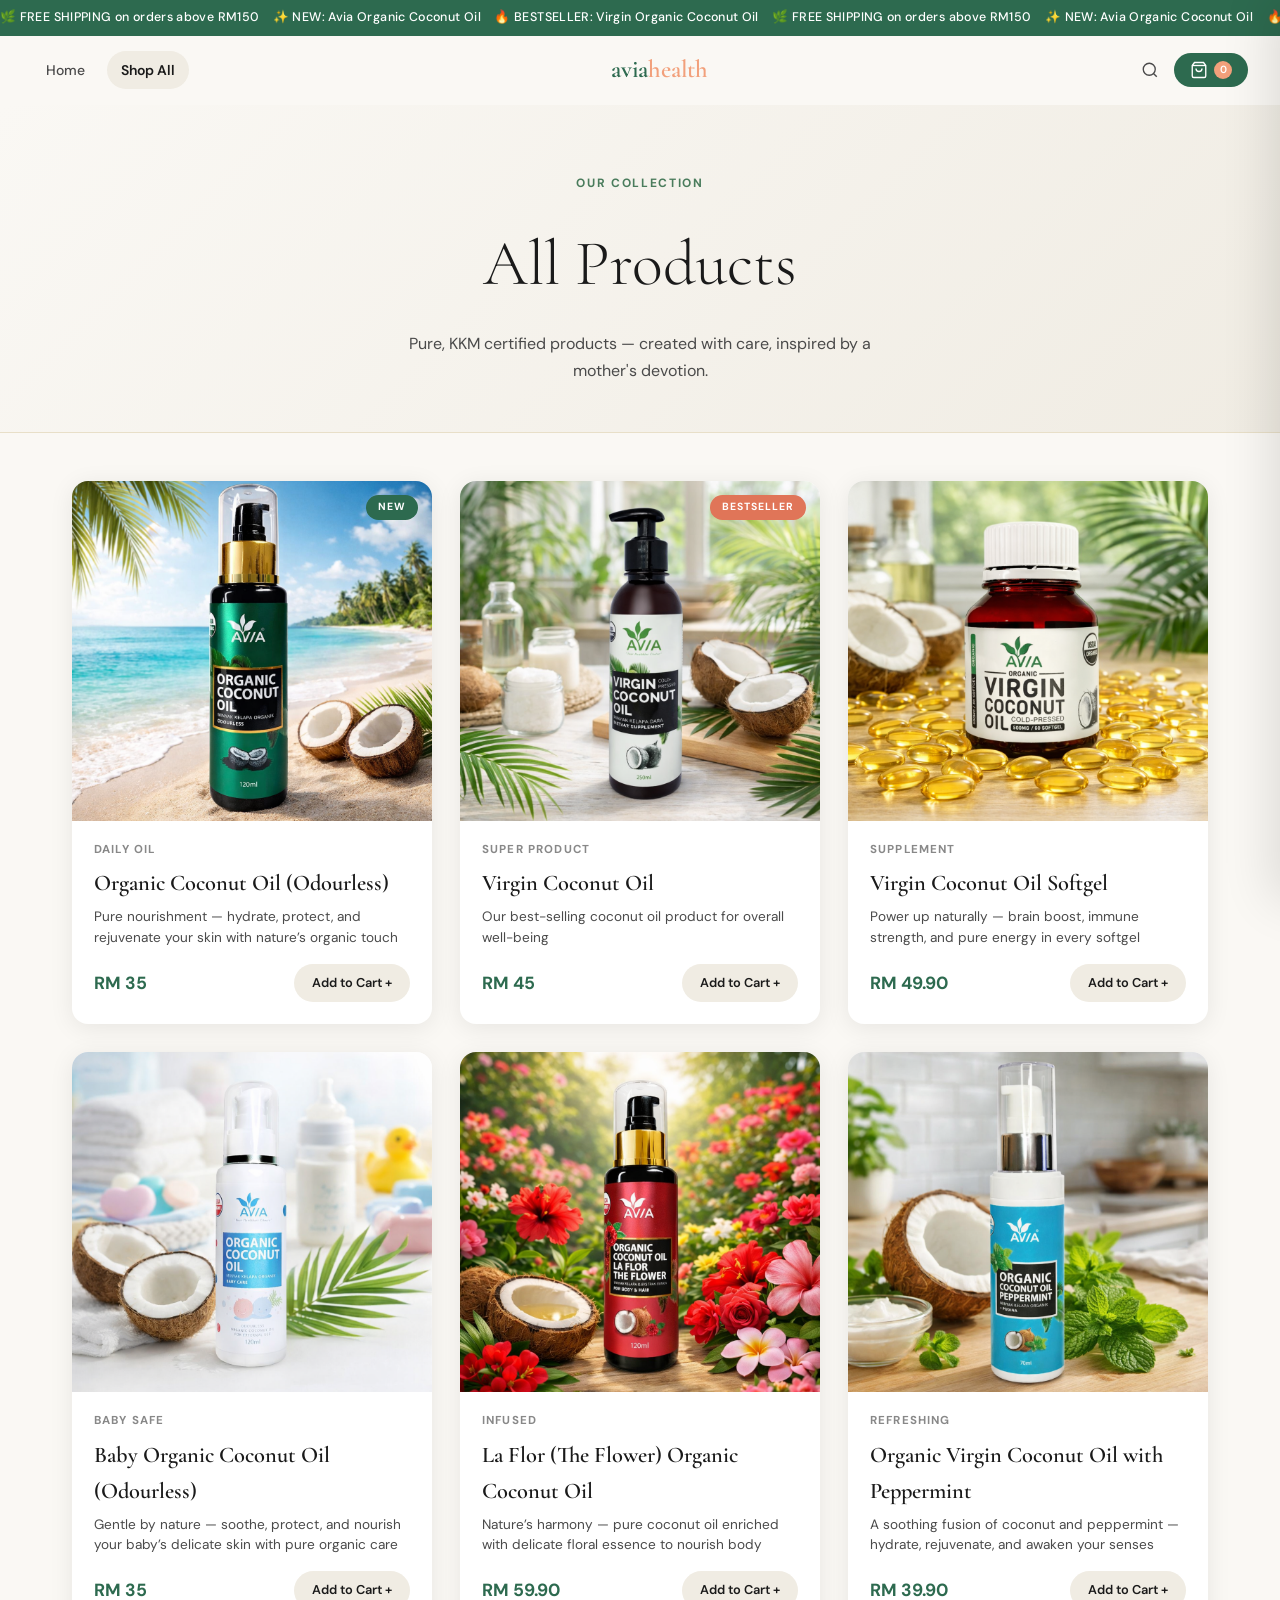
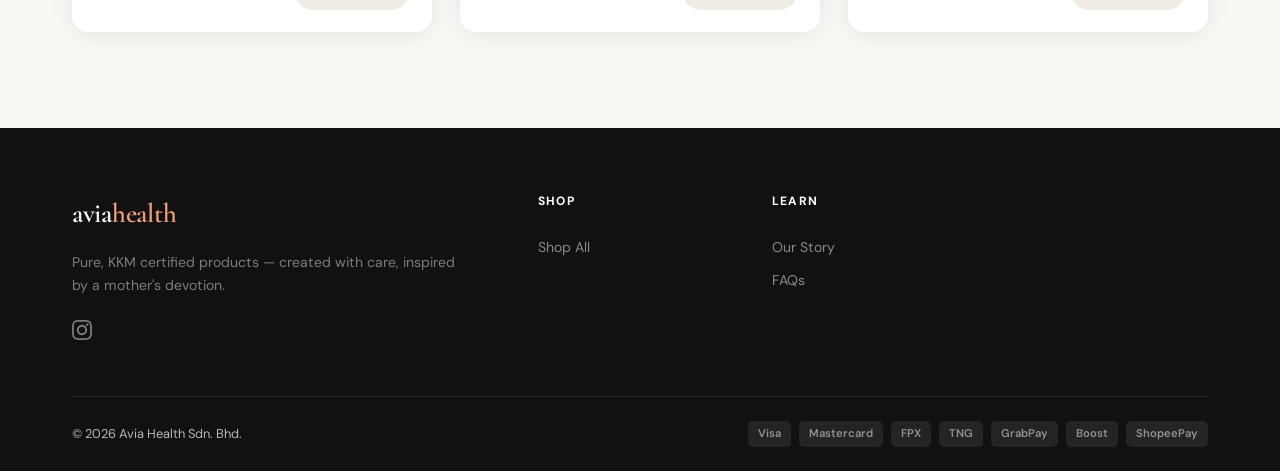
<file: products.html>
<!DOCTYPE html>
<html lang="en">

<head>
  <meta charset="UTF-8" />
  <meta name="viewport" content="width=device-width, initial-scale=1.0" />
  <title>AVIA — All Products</title>
  <link rel="preconnect" href="https://fonts.googleapis.com">
  <link rel="preconnect" href="https://fonts.gstatic.com" crossorigin>
  <link
    href="https://fonts.googleapis.com/css2?family=Cormorant+Garamond:ital,wght@0,300;0,400;0,500;0,600;1,300;1,400&family=DM+Sans:ital,opsz,wght@0,9..40,300;0,9..40,400;0,9..40,500;1,9..40,300&display=swap"
    rel="stylesheet">
  <link rel="stylesheet" href="styles.css" />
</head>

<body>

  <!-- Announcement Bar -->
  <div class="announcement-bar">
    <div class="announcement-track"><span>🌿 FREE SHIPPING on orders above RM150 &nbsp;&nbsp;&nbsp;✨ NEW: Avia Organic
        Coconut Oil &nbsp;&nbsp;&nbsp;🔥 BESTSELLER: Virgin Organic Coconut Oil
        &nbsp;&nbsp;&nbsp;</span><span>🌿 FREE SHIPPING on orders above RM150 &nbsp;&nbsp;&nbsp;✨ NEW: Avia Organic
        Coconut Oil &nbsp;&nbsp;&nbsp;🔥 BESTSELLER: Virgin Organic Coconut Oil
        &nbsp;&nbsp;&nbsp;</span><span>🌿 FREE SHIPPING on orders above RM150 &nbsp;&nbsp;&nbsp;✨ NEW: Avia Organic
        Coconut Oil &nbsp;&nbsp;&nbsp;🔥 BESTSELLER: Virgin Organic Coconut Oil &nbsp;&nbsp;&nbsp;</span>
    </div>
  </div>

  <!-- Header -->
  <header class="header" id="header">
    <div class="header-inner">
      <div class="header-left">
        <nav class="main-nav">
          <a href="index.html" class="nav-item">Home</a>
          <a href="products.html" class="nav-item active-nav">Shop All</a>
        </nav>
      </div>

      <a href="index.html" class="logo">avia<span>health</span></a>

      <div class="header-right">
        <a href="#" class="nav-icon" aria-label="Search">
          <svg width="18" height="18" fill="none" stroke="currentColor" stroke-width="1.8" viewBox="0 0 24 24">
            <circle cx="11" cy="11" r="8" />
            <path d="m21 21-4.35-4.35" />
          </svg>
        </a>
        <a href="#" class="cart-btn" aria-label="Cart">
          <svg width="18" height="18" fill="none" stroke="currentColor" stroke-width="1.8" viewBox="0 0 24 24">
            <path d="M6 2 3 6v14a2 2 0 0 0 2 2h14a2 2 0 0 0 2-2V6l-3-4z" />
            <line x1="3" y1="6" x2="21" y2="6" />
            <path d="M16 10a4 4 0 0 1-8 0" />
          </svg>
          <span class="cart-count">0</span>
        </a>
        <button class="burger" id="burger" aria-label="Menu">
          <span></span><span></span><span></span>
        </button>
      </div>
    </div>
  </header>

  <!-- Mobile Menu -->
  <div class="mobile-menu" id="mobileMenu">
    <div class="mobile-menu-inner">
      <div class="mobile-section">
        <a href="index.html">Home</a>
        <a href="products.html">Shop All</a>
      </div>
    </div>
  </div>

  <main>

    <!-- Page Header -->
    <section class="page-hero">
      <div class="container">
        <p class="section-eyebrow">Our Collection</p>
        <h1 class="page-hero-title">All Products</h1>
        <p class="page-hero-desc">Pure, KKM certified products — created with care, inspired by a mother's devotion.</p>
      </div>
    </section>

    <!-- Products Grid 3x4 -->
    <section class="all-products-section">
      <div class="container">
        <div class="all-products-grid" id="productsGrid">

          <div class="product-card" data-aos data-category="daily-oil" data-price="35" data-new="true">
            <div class="product-card-coconut" style="background: linear-gradient(135deg, #d4edda, #a8d5b5);">
              <img src="image/1_Coconut Oil.png" alt="Organic Coconut Oil" />
              <div class="product-badge new">NEW</div>
            </div>
            <div class="product-card-body">
              <p class="product-card-cat">Daily Oil</p>
              <h3 class="product-card-name"><a href="product-detail.html?id=coconut-oil">Organic Coconut Oil
                  (Odourless)</a></h3>
              <p class="product-card-tagline">Pure nourishment — hydrate, protect, and rejuvenate your skin with
                nature’s organic touch</p>
              <div class="product-card-footer">
                <span class="product-card-price">RM 35</span>
                <a href="#" class="btn-add">Add to Cart +</a>
              </div>
            </div>
          </div>

          <div class="product-card" data-aos data-category="super-product" data-price="99">
            <div class="product-card-coconut" style="background: linear-gradient(135deg, #fce4d6, #f7b89a);">
              <img src="image/1_Virgin Oil.png" alt="Virgin Coconut Oil" />
              <div class="product-badge bestseller">Bestseller</div>
            </div>
            <div class="product-card-body">
              <p class="product-card-cat">Super Product</p>
              <h3 class="product-card-name"><a href="product-detail.html?id=virgin-oil">Virgin Coconut Oil</a></h3>
              <p class="product-card-tagline">Our best-selling coconut oil product for overall well-being</p>
              <div class="product-card-footer">
                <span class="product-card-price">RM 45</span>
                <a href="#" class="btn-add">Add to Cart +</a>
              </div>
            </div>
          </div>

          <div class="product-card" data-aos data-category="supplement" data-price="79">
            <div class="product-card-coconut" style="background: linear-gradient(135deg, #d6eefc, #90caf9);">
              <img src="image/1_Coconut Softgel.png" alt="Coconut Softgel" />
            </div>
            <div class="product-card-body">
              <p class="product-card-cat">Supplement</p>
              <h3 class="product-card-name"><a href="product-detail.html?id=coconut-softgel">Virgin Coconut Oil
                  Softgel</a></h3>
              <p class="product-card-tagline">Power up naturally — brain boost, immune strength, and pure energy in
                every softgel</p>
              <div class="product-card-footer">
                <span class="product-card-price">RM 49.90</span>
                <a href="#" class="btn-add">Add to Cart +</a>
              </div>
            </div>
          </div>

          <div class="product-card" data-aos data-category="baby safe" data-price="89">
            <div class="product-card-coconut" style="background: linear-gradient(135deg, #e8d5f5, #c9a0dc);">
              <img src="image/1_Baby Oil.png" alt="Baby Care" />
            </div>
            <div class="product-card-body">
              <p class="product-card-cat">Baby Safe</p>
              <h3 class="product-card-name"><a href="product-detail.html?id=baby-care">Baby Organic Coconut Oil
                  (Odourless)</a></h3>
              <p class="product-card-tagline">Gentle by nature — soothe, protect, and nourish your baby’s delicate skin
                with pure organic care</p>
              <div class="product-card-footer">
                <span class="product-card-price">RM 35</span>
                <a href="#" class="btn-add">Add to Cart +</a>
              </div>
            </div>
          </div>

          <div class="product-card" data-aos data-category="infused" data-price="69">
            <div class="product-card-coconut" style="background: linear-gradient(135deg, #fff3cd, #ffd966);">
              <img src="image/1_Flower Oil.png" alt="The Flower" />
            </div>
            <div class="product-card-body">
              <p class="product-card-cat">Infused</p>
              <h3 class="product-card-name"><a href="product-detail.html?id=flower-coconut">La Flor (The Flower)
                  Organic Coconut Oil</a></h3>
              <p class="product-card-tagline">Nature’s harmony — pure coconut oil enriched with delicate floral essence
                to nourish body</p>
              <div class="product-card-footer">
                <span class="product-card-price">RM 59.90</span>
                <a href="#" class="btn-add">Add to Cart +</a>
              </div>
            </div>
          </div>

          <div class="product-card" data-aos data-category="refreshing" data-price="89" data-new="true">
            <div class="product-card-coconut" style="background: linear-gradient(135deg, #fde8ef, #f48fb1);">
              <img src="image/1_Peppermint Oil.png" alt="The Refreshing" />
            </div>
            <div class="product-card-body">
              <p class="product-card-cat">Refreshing</p>
              <h3 class="product-card-name"><a href="product-detail.html?id=peppermint-coconut">Organic Virgin Coconut
                  Oil with Peppermint</a></h3>
              <p class="product-card-tagline">A soothing fusion of coconut and peppermint — hydrate, rejuvenate, and
                awaken your senses</p>
              <div class="product-card-footer">
                <span class="product-card-price">RM 39.90</span>
                <a href="#" class="btn-add">Add to Cart +</a>
              </div>
            </div>
          </div>
        </div>

        <!-- Empty state (shown when filter has no results) -->
        <div class="empty-state" id="emptyState" style="display:none;">
          <p class="empty-icon">🌿</p>
          <h3>No products found</h3>
          <p>Try selecting a different category.</p>
        </div>

      </div>
    </section>

  </main>

  <!-- Footer -->
  <footer class="footer">
    <div class="container">
      <div class="footer-top">
        <div class="footer-brand">
          <a href="index.html" class="logo footer-logo">avia<span>health</span></a>
          <p class="footer-tagline">Pure, KKM certified products — created with care, inspired by a mother's devotion.
          </p>
          <div class="footer-social">
            <a href="#" aria-label="Instagram">
              <svg width="20" height="20" fill="currentColor" viewBox="0 0 24 24">
                <path
                  d="M12 2.163c3.204 0 3.584.012 4.85.07 3.252.148 4.771 1.691 4.919 4.919.058 1.265.069 1.645.069 4.849 0 3.205-.012 3.584-.069 4.849-.149 3.225-1.664 4.771-4.919 4.919-1.266.058-1.644.07-4.85.07-3.204 0-3.584-.012-4.849-.07-3.26-.149-4.771-1.699-4.919-4.92-.058-1.265-.07-1.644-.07-4.849 0-3.204.013-3.583.07-4.849.149-3.227 1.664-4.771 4.919-4.919 1.266-.057 1.645-.069 4.849-.069zm0-2.163c-3.259 0-3.667.014-4.947.072-4.358.2-6.78 2.618-6.98 6.98-.059 1.281-.073 1.689-.073 4.948 0 3.259.014 3.668.072 4.948.2 4.358 2.618 6.78 6.98 6.98 1.281.058 1.689.072 4.948.072 3.259 0 3.668-.014 4.948-.072 4.354-.2 6.782-2.618 6.979-6.98.059-1.28.073-1.689.073-4.948 0-3.259-.014-3.667-.072-4.947-.196-4.354-2.617-6.78-6.979-6.98-1.281-.059-1.69-.073-4.949-.073zm0 5.838c-3.403 0-6.162 2.759-6.162 6.162s2.759 6.163 6.162 6.163 6.162-2.759 6.162-6.163c0-3.403-2.759-6.162-6.162-6.162zm0 10.162c-2.209 0-4-1.79-4-4 0-2.209 1.791-4 4-4s4 1.791 4 4c0 2.21-1.791 4-4 4zm6.406-11.845c-.796 0-1.441.645-1.441 1.44s.645 1.44 1.441 1.44c.795 0 1.439-.645 1.439-1.44s-.644-1.44-1.439-1.44z" />
              </svg>
            </a>
          </div>
        </div>
        <div class="footer-links">
          <div class="footer-col">
            <h4>Shop</h4>
            <a href="products.html">Shop All</a>
          </div>
          <div class="footer-col">
            <h4>Learn</h4>
            <a href="#">Our Story</a>
            <a href="#">FAQs</a>
          </div>
        </div>
      </div>
      <div class="footer-bottom">
        <p>&copy; 2026 Avia Health Sdn. Bhd.</p>
        <div class="payment-icons">
          <span class="payment-badge">Visa</span>
          <span class="payment-badge">Mastercard</span>
          <span class="payment-badge">FPX</span>
          <span class="payment-badge">TNG</span>
          <span class="payment-badge">GrabPay</span>
          <span class="payment-badge">Boost</span>
          <span class="payment-badge">ShopeePay</span>
        </div>
      </div>
    </div>
  </footer>

  <!-- Cart Sidebar -->
  <div class="cart-overlay" id="cartOverlay"></div>
  <div class="cart-sidebar" id="cartSidebar">
    <div class="cart-header">
      <h3 class="cart-title">Your Cart</h3>
      <button class="cart-close" id="cartClose" aria-label="Close cart">
        <svg width="20" height="20" fill="none" stroke="currentColor" stroke-width="2" viewBox="0 0 24 24">
          <path d="M18 6 6 18M6 6l12 12" />
        </svg>
      </button>
    </div>

    <div class="cart-body" id="cartBody">
      <div class="cart-empty" id="cartEmpty">
        <span class="cart-empty-icon">🛍️</span>
        <p>Your cart is empty</p>
        <span>Add something wonderful!</span>
      </div>
      <div class="cart-items" id="cartItems"></div>
    </div>

    <div class="cart-footer" id="cartFooter" style="display:none;">
      <div class="cart-summary">
        <div class="cart-summary-row">
          <span>Subtotal</span>
          <span id="cartSubtotal">RM 0</span>
        </div>
        <div class="cart-summary-row">
          <span>Shipping</span>
          <span id="cartShipping">FREE</span>
        </div>
        <div class="cart-summary-divider"></div>
        <div class="cart-summary-row total">
          <span>Total</span>
          <span id="cartTotal">RM 0</span>
        </div>
      </div>
      <div class="cart-actions">
        <button class="btn btn-ghost cart-continue" id="cartContinue">← Continue Shopping</button>
        <a href="#" class="btn btn-primary cart-checkout">Checkout →</a>
      </div>
    </div>
  </div>

  <!-- Search Overlay -->
  <div class="search-overlay" id="searchOverlay">
    <div class="search-container">
      <div class="search-bar-wrap">
        <svg class="search-icon-input" width="20" height="20" fill="none" stroke="currentColor" stroke-width="1.8"
          viewBox="0 0 24 24">
          <circle cx="11" cy="11" r="8" />
          <path d="m21 21-4.35-4.35" />
        </svg>
        <input type="text" id="searchInput" class="search-input" placeholder="Search products..." autocomplete="off" />
        <button class="search-clear" id="searchClear" aria-label="Clear search">
          <svg width="18" height="18" fill="none" stroke="currentColor" stroke-width="2" viewBox="0 0 24 24">
            <path d="M18 6 6 18M6 6l12 12" />
          </svg>
        </button>
      </div>
      <div class="search-results" id="searchResults"></div>
    </div>
    <div class="search-backdrop" id="searchBackdrop"></div>
  </div>

  <script>
    // ── Sticky header ──
    const header = document.getElementById('header');
    window.addEventListener('scroll', () => {
      header.classList.toggle('scrolled', window.scrollY > 60);
    });

    // ── Burger / mobile menu ──
    const burger = document.getElementById('burger');
    const mobileMenu = document.getElementById('mobileMenu');
    burger.addEventListener('click', () => {
      burger.classList.toggle('open');
      mobileMenu.classList.toggle('open');
    });

    // ── Hero slider (index only) ──
    if (document.querySelector('.hero-slide')) {
      let currentSlide = 0;
      const slides = document.querySelectorAll('.hero-slide');
      const dots = document.querySelectorAll('.dot');
      function goToSlide(n) {
        slides[currentSlide].classList.remove('active');
        dots[currentSlide].classList.remove('active');
        currentSlide = (n + slides.length) % slides.length;
        slides[currentSlide].classList.add('active');
        dots[currentSlide].classList.add('active');
      }
      document.getElementById('nextSlide').addEventListener('click', () => goToSlide(currentSlide + 1));
      document.getElementById('prevSlide').addEventListener('click', () => goToSlide(currentSlide - 1));
      dots.forEach((dot, i) => dot.addEventListener('click', () => goToSlide(i)));
      setInterval(() => goToSlide(currentSlide + 1), 5000);
    }

    // ── AOS scroll animations ──
    const aoEls = document.querySelectorAll('[data-aos]');
    const observer = new IntersectionObserver((entries) => {
      entries.forEach(e => { if (e.isIntersecting) e.target.classList.add('visible'); });
    }, { threshold: 0.1 });
    aoEls.forEach(el => observer.observe(el));

    // ── CART ──
    let cart = JSON.parse(localStorage.getItem('aviaCart') || '[]');

    const cartSidebar = document.getElementById('cartSidebar');
    const cartOverlay = document.getElementById('cartOverlay');
    const cartClose = document.getElementById('cartClose');
    const cartContinue = document.getElementById('cartContinue');
    const cartEmpty = document.getElementById('cartEmpty');
    const cartItemsEl = document.getElementById('cartItems');
    const cartFooter = document.getElementById('cartFooter');
    const cartCountEl = document.querySelector('.cart-count');

    function openCart() {
      cartSidebar.classList.add('open');
      cartOverlay.classList.add('open');
      document.body.style.overflow = 'hidden';
    }

    function closeCart() {
      cartSidebar.classList.remove('open');
      cartOverlay.classList.remove('open');
      document.body.style.overflow = '';
    }

    cartClose.addEventListener('click', closeCart);
    cartOverlay.addEventListener('click', closeCart);
    cartContinue.addEventListener('click', closeCart);

    // Open cart when clicking the cart button in header
    document.querySelector('.cart-btn').addEventListener('click', (e) => {
      e.preventDefault();
      openCart();
    });

    function saveCart() {
      localStorage.setItem('aviaCart', JSON.stringify(cart));
    }

    function updateCartCount() {
      const total = cart.reduce((sum, item) => sum + item.qty, 0);
      cartCountEl.textContent = total;
      cartCountEl.style.display = total > 0 ? 'flex' : 'flex';
    }

    function renderCart() {
      const isEmpty = cart.length === 0;
      cartEmpty.style.display = isEmpty ? 'flex' : 'none';
      cartItemsEl.style.display = isEmpty ? 'none' : 'block';
      cartFooter.style.display = isEmpty ? 'none' : 'block';

      if (!isEmpty) {
        cartItemsEl.innerHTML = cart.map((item, i) => `
        <div class="cart-item">
          <div class="cart-item-img" style="background:${item.img ? 'none' : item.bg}">${item.img ? '<img src="' + item.img + '" style="width:100%;height:100%;object-fit:cover;border-radius:12px;">' : '<span>' + (item.emoji || '🌿') + '</span>'}</div>
          <div class="cart-item-info">
            <p class="cart-item-name">${item.name}</p>
            <p class="cart-item-cat">${item.cat}</p>
            <div class="cart-item-controls">
              <button class="qty-btn" onclick="changeQty(${i}, -1)">−</button>
              <span class="qty-num">${item.qty}</span>
              <button class="qty-btn" onclick="changeQty(${i}, 1)">+</button>
              <button class="remove-btn" onclick="removeItem(${i})">Remove</button>
            </div>
          </div>
          <p class="cart-item-price">RM ${(parseFloat(item.price) * item.qty).toFixed(2)}</p>
        </div>
      `).join('');

        const subtotal = cart.reduce((sum, item) => sum + parseFloat(item.price) * item.qty, 0);
        const shipping = subtotal >= 150 ? 'FREE' : 'RM 10';
        const total = subtotal >= 150 ? subtotal : subtotal + 10;

        document.getElementById('cartSubtotal').textContent = `RM ${subtotal.toFixed(2)}`;
        document.getElementById('cartShipping').textContent = shipping;
        document.getElementById('cartTotal').textContent = `RM ${total.toFixed(2)}`;
      }

      updateCartCount();
      saveCart();
    }

    function changeQty(index, delta) {
      cart[index].qty += delta;
      if (cart[index].qty <= 0) cart.splice(index, 1);
      renderCart();
    }

    function removeItem(index) {
      cart.splice(index, 1);
      renderCart();
    }

    function addToCart(name, cat, price, emoji, bg, quantity, img) {
      const numPrice = parseFloat(price);
      const numQty = parseInt(quantity) || 1;
      const existing = cart.find(item => item.name === name);
      if (existing) { existing.qty += numQty; }
      else { cart.push({ name, cat, price: numPrice, emoji: emoji || '🌿', bg, img: img || '', qty: numQty }); }
      renderCart();
      openCart();
    }

    // Wire up all Add to Cart buttons
    document.querySelectorAll('.btn-add').forEach(btn => {
      btn.addEventListener('click', (e) => {
        e.preventDefault();
        const card = btn.closest('.product-card');
        const name = card.querySelector('.product-card-name').textContent.trim();
        const cat = card.querySelector('.product-card-cat').textContent.trim();
        const price = parseFloat(card.querySelector('.product-card-price').textContent.replace('RM ', ''));
        const emojiEl = card.querySelector('.product-card-emoji');
        const emoji = emojiEl ? emojiEl.textContent : '🌿';
        const imgEl = card.querySelector('.product-card-img, .product-card-coconut');
        const bg = imgEl ? imgEl.style.background : 'linear-gradient(135deg, #d4edda, #a8d5b5)';
        const productImg = card.querySelector('.product-card-coconut img');
        const img = productImg ? productImg.getAttribute('src') : '';

        // Button feedback
        btn.textContent = '✓ Added!';
        btn.style.background = 'var(--sage-dark)';
        btn.style.color = 'white';
        setTimeout(() => {
          btn.textContent = 'Add to Cart +';
          btn.style.background = '';
          btn.style.color = '';
        }, 1500);

        addToCart(name, cat, price, emoji, bg, 1, img);
      });
    });

    // Init
    renderCart();

    // ── SEARCH ──
    const allProducts = [
      { name: 'Organic Coconut Oil (Odourless)', cat: 'Daily Oil', price: 35, emoji: '🥥', img: 'image/1_Coconut Oil.png', bg: 'linear-gradient(135deg, #d4edda, #a8d5b5)', badge: 'NEW' },
      { name: 'Virgin Coconut Oil', cat: 'Super Product', price: 45, emoji: '🌸', img: 'image/1_Virgin Oil.png', bg: 'linear-gradient(135deg, #fce4d6, #f7b89a)', badge: 'Bestseller' },
      { name: 'Virgin Coconut Oil Softgel', cat: 'Supplement', price: 49.90, emoji: '⚡', img: 'image/1_Coconut Softgel.png', bg: 'linear-gradient(135deg, #e8d5f5, #c9a0dc)', badge: '' },
      { name: 'Baby Organic Coconut Oil (Odourless)', cat: 'Baby Safe', price: 35, emoji: '💧', img: 'image/1_Baby Oil.png', bg: 'linear-gradient(135deg, #d6eefc, #90caf9)', badge: '' },
      { name: 'La Flor (The Flower) Organic Coconut Oil', cat: 'Infused', price: 59.90, emoji: '🌼', img: 'image/1_Flower Oil.png', bg: 'linear-gradient(135deg, #fff3cd, #ffd966)', badge: '' },
      { name: 'Organic Virgin Coconut Oil with Peppermint', cat: 'Refreshing', price: 39.90, emoji: '🍓', img: 'image/1_Peppermint Oil.png', bg: 'linear-gradient(135deg, #fde8ef, #f48fb1)', badge: '' },
    ];

    const searchOverlay = document.getElementById('searchOverlay');
    const searchBackdrop = document.getElementById('searchBackdrop');
    const searchInput = document.getElementById('searchInput');
    const searchClear = document.getElementById('searchClear');
    const searchResults = document.getElementById('searchResults');

    function openSearch() {
      searchOverlay.classList.add('open');
      document.body.style.overflow = 'hidden';
      setTimeout(() => searchInput.focus(), 100);
    }

    function closeSearch() {
      searchOverlay.classList.remove('open');
      document.body.style.overflow = '';
      searchInput.value = '';
      searchResults.innerHTML = '';
    }

    document.querySelector('.nav-icon[aria-label="Search"]').addEventListener('click', (e) => {
      e.preventDefault();
      openSearch();
    });

    searchBackdrop.addEventListener('click', closeSearch);
    searchClear.addEventListener('click', closeSearch);

    document.addEventListener('keydown', (e) => {
      if (e.key === 'Escape') closeSearch();
    });

    searchInput.addEventListener('input', () => {
      const query = searchInput.value.trim().toLowerCase();

      if (!query) {
        searchResults.innerHTML = `
      <p class="search-hint">Try searching "coconut", "skin", "hydration"...</p>
    `;
        return;
      }

      const matches = allProducts.filter(p =>
        p.name.toLowerCase().includes(query) ||
        p.cat.toLowerCase().includes(query)
      );

      if (matches.length === 0) {
        searchResults.innerHTML = `
      <div class="search-empty">
        <p class="search-empty-icon">🔍</p>
        <p>No products found for "<strong>${query}</strong>"</p>
        <a href="products.html" class="search-view-all">Browse all products →</a>
      </div>
    `;
        return;
      }

      let html = '<p class="search-results-label">' + matches.length + ' product' + (matches.length > 1 ? 's' : '') + ' found</p><div class="search-results-grid">';

      matches.forEach(function (p) {
        const imgHtml = p.img
          ? '<img src="' + p.img + '" alt="' + p.name + '" style="width:100%;height:100%;object-fit:cover;border-radius:10px;">'
          : '<span>' + (p.emoji || '🌿') + '</span>';
        const badgeHtml = p.badge ? '<span class="search-result-badge">' + p.badge + '</span>' : '';
        const bgStyle = p.img ? 'none' : p.bg;

        html += '<div class="search-result-card" onclick="addToCartFromSearch(\'' + p.name + '\', \'' + p.cat + '\', ' + p.price + ', \'' + (p.emoji || '🌿') + '\', \'' + p.bg + '\', \'' + (p.img || '') + '\')">';
        html += '<div class="search-result-img" style="background:' + bgStyle + '">' + imgHtml + badgeHtml + '</div>';
        html += '<div class="search-result-info">';
        html += '<p class="search-result-cat">' + p.cat + '</p>';
        html += '<p class="search-result-name">' + p.name + '</p>';
        html += '<p class="search-result-price">RM ' + (Number.isInteger(parseFloat(p.price)) ? p.price : parseFloat(p.price).toFixed(2)) + '</p>';
        html += '</div>';
        html += '<button class="search-add-btn">Add +</button>';
        html += '</div>';
      });

      html += '</div><a href="products.html" class="search-view-all">View all products →</a>';
      searchResults.innerHTML = html;
    });

    function addToCartFromSearch(name, cat, price, emoji, bg, img) {
      addToCart(name, cat, price, emoji, bg, 1, img);
      closeSearch();
    }
  </script>


</body>

</html>
</file>
<file: styles.css>
/* =========================================
   BLOOM HEALTH — styles.css
   Inspired by Moom Health
   ========================================= */

/* === TOKENS === */
:root {
  --cream: #faf8f4;
  --cream-dark: #f0ece3;
  --sand: #e8dfc8;
  --sage: #4a7c5c;
  --sage-light: #6fa882;
  --sage-dark: #2d6a4f;
  --blush: #f2a07b;
  --blush-light: #fce4d6;
  --coral: #e07558;
  --text-dark: #1a1a1a;
  --text-mid: #4a4a4a;
  --text-light: #888;
  --white: #ffffff;
  --radius: 16px;
  --radius-sm: 8px;
  --radius-pill: 100px;
  --shadow: 0 4px 24px rgba(0, 0, 0, 0.08);
  --shadow-lg: 0 12px 48px rgba(0, 0, 0, 0.14);
  --transition: 0.3s cubic-bezier(0.25, 0.8, 0.25, 1);
  --font-display: 'Cormorant Garamond', Georgia, serif;
  --font-body: 'DM Sans', system-ui, sans-serif;
}

/* === RESET === */
*,
*::before,
*::after {
  box-sizing: border-box;
  margin: 0;
  padding: 0;
}

html {
  scroll-behavior: smooth;
}

body {
  font-family: var(--font-body);
  background: var(--cream);
  color: var(--text-dark);
  line-height: 1.6;
  overflow-x: hidden;
}

a {
  text-decoration: none;
  color: inherit;
}

img {
  max-width: 100%;
  display: block;
}

/* === ANNOUNCEMENT BAR === */
.announcement-bar {
  background: var(--sage-dark);
  color: var(--white);
  font-size: 12px;
  font-weight: 500;
  letter-spacing: 0.03em;
  overflow: hidden;
  padding: 8px 0;
  width: 100%;
}

.announcement-track {
  display: flex;
  width: max-content;
  white-space: nowrap;
  animation: marquee 28s linear infinite;
  will-change: transform;
  gap: 0;
  font-size: 0;
}

.announcement-track span {
  font-size: 0.78rem;
  display: inline-block;
}

.announcement-track span {
  display: inline-block;
  padding-right: 0;
}

@keyframes marquee {
  0% {
    transform: translateX(0);
  }

  100% {
    transform: translateX(-33.333%);
  }
}

/* === HEADER === */
.header {
  position: sticky;
  top: 0;
  z-index: 100;
  background: rgba(250, 248, 244, 0.95);
  backdrop-filter: blur(12px);
  border-bottom: 1px solid transparent;
  transition: border-color 0.3s, box-shadow 0.3s;
}

.header.scrolled {
  border-color: var(--sand);
  box-shadow: 0 2px 20px rgba(0, 0, 0, 0.06);
}

.header-inner {
  max-width: 1280px;
  margin: 0 auto;
  padding: 0 32px;
  height: 68px;
  display: flex;
  align-items: center;
  justify-content: space-between;
  gap: 24px;
}

/* Logo */
.logo {
  font-family: var(--font-display);
  font-size: 1.55rem;
  font-weight: 600;
  color: var(--sage-dark);
  letter-spacing: -0.01em;
  flex-shrink: 0;
}

.logo span {
  color: var(--blush);
}

.footer-logo {
  font-size: 1.7rem;
}

/* Main nav */
.main-nav {
  display: flex;
  align-items: center;
  gap: 8px;
}

.nav-item {
  font-size: 0.875rem;
  font-weight: 500;
  color: var(--text-mid);
  padding: 8px 14px;
  border-radius: var(--radius-pill);
  transition: background var(--transition), color var(--transition);
  cursor: pointer;
  position: relative;
}

.nav-item:hover {
  background: var(--cream-dark);
  color: var(--text-dark);
}

/* Dropdown */
.has-dropdown {
  position: relative;
}

.dropdown {
  position: absolute;
  top: calc(100% + 16px);
  left: -16px;
  background: var(--white);
  border: 1px solid var(--sand);
  border-radius: var(--radius);
  box-shadow: var(--shadow-lg);
  padding: 24px;
  display: none;
  gap: 32px;
  min-width: 580px;
  grid-template-columns: 1fr 1fr auto;
}

.has-dropdown:hover .dropdown {
  display: grid;
}

.dropdown-col {
  display: flex;
  flex-direction: column;
  gap: 6px;
}

.dropdown-label {
  font-size: 0.7rem;
  font-weight: 600;
  letter-spacing: 0.1em;
  text-transform: uppercase;
  color: var(--text-light);
  margin-bottom: 6px;
}

.dropdown-col a {
  font-size: 0.875rem;
  color: var(--text-mid);
  padding: 4px 0;
  transition: color var(--transition);
}

.dropdown-col a:hover {
  color: var(--sage-dark);
}

.dropdown-all {
  font-weight: 600;
  color: var(--sage) !important;
  margin-top: 8px;
}

.dropdown-promo {
  display: flex;
  flex-direction: column;
  gap: 12px;
}

.promo-card {
  padding: 16px;
  border-radius: var(--radius-sm);
  cursor: pointer;
  transition: transform var(--transition);
}

.promo-card:hover {
  transform: scale(1.02);
}

.promo-card.green {
  background: #e8f5e9;
}

.promo-card.coral {
  background: var(--blush-light);
}

.promo-tag {
  display: inline-block;
  font-size: 0.65rem;
  font-weight: 700;
  letter-spacing: 0.12em;
  text-transform: uppercase;
  background: var(--sage-dark);
  color: white;
  padding: 2px 8px;
  border-radius: 4px;
  margin-bottom: 6px;
}

.promo-card.coral .promo-tag {
  background: var(--coral);
}

.promo-card p {
  font-size: 0.8rem;
  color: var(--text-dark);
  font-weight: 500;
}

/* Header right */
.header-right {
  display: flex;
  align-items: center;
  gap: 4px;
}

.nav-icon {
  display: flex;
  align-items: center;
  justify-content: center;
  width: 40px;
  height: 40px;
  border-radius: var(--radius-pill);
  color: var(--text-mid);
  transition: background var(--transition), color var(--transition);
}

.nav-icon:hover {
  background: var(--cream-dark);
  color: var(--text-dark);
}

.cart-btn {
  display: flex;
  align-items: center;
  gap: 6px;
  padding: 8px 16px;
  background: var(--sage-dark);
  color: var(--white);
  border-radius: var(--radius-pill);
  font-size: 0.8rem;
  font-weight: 600;
  transition: background var(--transition), transform var(--transition);
}

.cart-btn:hover {
  background: var(--sage);
  transform: scale(1.03);
}

.cart-count {
  background: var(--blush);
  color: var(--white);
  width: 18px;
  height: 18px;
  border-radius: 50%;
  font-size: 0.65rem;
  display: flex;
  align-items: center;
  justify-content: center;
}

.burger {
  display: none;
  flex-direction: column;
  justify-content: center;
  gap: 5px;
  width: 40px;
  height: 40px;
  background: none;
  border: none;
  cursor: pointer;
  padding: 8px;
  border-radius: var(--radius-sm);
}

.burger span {
  display: block;
  width: 22px;
  height: 2px;
  background: var(--text-dark);
  border-radius: 2px;
  transition: transform 0.3s, opacity 0.3s;
  transform-origin: center;
}

.burger.open span:nth-child(1) {
  transform: translateY(7px) rotate(45deg);
}

.burger.open span:nth-child(2) {
  opacity: 0;
}

.burger.open span:nth-child(3) {
  transform: translateY(-7px) rotate(-45deg);
}

/* Mobile menu */
.mobile-menu {
  display: none;
  position: fixed;
  top: 0;
  left: 0;
  right: 0;
  bottom: 0;
  background: var(--cream);
  z-index: 99;
  transform: translateX(100%);
  transition: transform 0.4s cubic-bezier(0.25, 0.8, 0.25, 1);
  padding: 100px 32px 40px;
  overflow-y: auto;
}

.mobile-menu.open {
  transform: translateX(0);
}

.mobile-section {
  margin-bottom: 32px;
  display: flex;
  flex-direction: column;
  gap: 4px;
}

.mobile-label {
  font-size: 0.7rem;
  font-weight: 700;
  letter-spacing: 0.12em;
  text-transform: uppercase;
  color: var(--text-light);
  margin-bottom: 12px;
}

.mobile-section a {
  font-size: 1.1rem;
  font-weight: 400;
  color: var(--text-dark);
  padding: 10px 0;
  border-bottom: 1px solid var(--sand);
}

/* === HERO === */
.hero-section {
  position: relative;
  overflow: hidden;
  height: 92vh;
  min-height: 560px;
  max-height: 610px;
}

.hero-slides {
  width: 100%;
  height: 100%;
}

.hero-slide {
  position: absolute;
  inset: 0;
  display: flex;
  align-items: center;
  opacity: 0;
  pointer-events: none;
  transition: opacity 0.7s ease;
}

.hero-slide.active {
  opacity: 1;
  pointer-events: all;
}

.hero-bg {
  position: absolute;
  inset: 0;
  transition: opacity 0.7s;
}

.slide1-bg {
  background: linear-gradient(135deg, #fef6f0 0%, #f9e8df 40%, #ecdcf5 100%);
}

.slide2-bg {
  background: linear-gradient(135deg, #e8f5e9 0%, #c8e6c9 40%, #fff8e1 100%);
}

.hero-content {
  position: relative;
  z-index: 2;
  max-width: 1280px;
  margin: 0 auto;
  padding: 0 64px;
  width: 100%;
  display: grid;
  grid-template-columns: 1fr 1fr;
  align-items: center;
  gap: 48px;
}

.hero-eyebrow {
  display: inline-block;
  font-size: 0.8rem;
  font-weight: 600;
  letter-spacing: 0.1em;
  text-transform: uppercase;
  color: var(--sage-dark);
  background: rgba(74, 124, 92, 0.1);
  padding: 6px 16px;
  border-radius: var(--radius-pill);
  margin-bottom: 20px;
}

.hero-title {
  font-family: var(--font-display);
  font-size: clamp(3rem, 6vw, 5.5rem);
  font-weight: 300;
  line-height: 1.0;
  color: var(--text-dark);
  margin-bottom: 24px;
}

.hero-title em {
  color: var(--sage-dark);
  font-style: italic;
}

.hero-desc {
  font-size: 1.05rem;
  color: var(--text-mid);
  max-width: 420px;
  margin-bottom: 36px;
  line-height: 1.7;
}

.hero-cta-group {
  display: flex;
  gap: 14px;
  flex-wrap: wrap;
}

/* Hero product card */
.hero-visual {
  display: flex;
  justify-content: center;
}

.product-card-hero {
  position: relative;
  border-radius: 24px;
  overflow: hidden;
  box-shadow: var(--shadow-lg);
  animation: floatHero 4s ease-in-out infinite;
}

.product-card-hero.glow {
  background: linear-gradient(135deg, #fde8ef, #e8d5f5);
}

.product-card-hero.sale {
  background: linear-gradient(135deg, #e8f5e9, #fff8e1);
}

@keyframes floatHero {

  0%,
  100% {
    transform: translateY(0px) rotate(-1deg);
  }

  50% {
    transform: translateY(-16px) rotate(1deg);
  }
}

.product-icon {
  font-size: 4rem;
}

.product-glow-ring {
  position: absolute;
  inset: -12px;
  border-radius: 36px;
  border: 2px solid rgba(240, 120, 140, 0.25);
  animation: pulseRing 3s ease-in-out infinite;
}

@keyframes pulseRing {

  0%,
  100% {
    opacity: 0.3;
    transform: scale(1);
  }

  50% {
    opacity: 0.8;
    transform: scale(1.02);
  }
}

.product-name {
  font-family: var(--font-display);
  font-size: 1.5rem;
  font-weight: 600;
}

.product-sub {
  font-size: 0.8rem;
  color: var(--text-mid);
}

.product-price {
  font-weight: 700;
  font-size: 1.1rem;
  color: var(--sage-dark);
}

.sale-badge {
  background: var(--coral);
  color: white;
  font-weight: 800;
  font-size: 1.8rem;
  padding: 12px 20px;
  border-radius: 12px;
  letter-spacing: -0.01em;
}

.sale-icons {
  font-size: 2rem;
}

/* Hero controls */
.hero-dots {
  position: absolute;
  bottom: 32px;
  left: 50%;
  transform: translateX(-50%);
  display: flex;
  gap: 10px;
  z-index: 10;
}

.dot {
  width: 8px;
  height: 8px;
  border-radius: 50%;
  background: rgba(0, 0, 0, 0.2);
  border: none;
  cursor: pointer;
  transition: background 0.3s, width 0.3s;
}

.dot.active {
  background: var(--sage-dark);
  width: 24px;
  border-radius: 4px;
}

.hero-arrow {
  position: absolute;
  top: 50%;
  transform: translateY(-50%);
  background: rgba(255, 255, 255, 0.7);
  border: 1px solid var(--sand);
  border-radius: 50%;
  width: 48px;
  height: 48px;
  font-size: 1.2rem;
  cursor: pointer;
  z-index: 10;
  backdrop-filter: blur(8px);
  transition: background var(--transition), transform var(--transition);
  display: flex;
  align-items: center;
  justify-content: center;
}

.hero-arrow:hover {
  background: white;
  transform: translateY(-50%) scale(1.08);
}

.hero-arrow.prev {
  left: 24px;
}

.hero-arrow.next {
  right: 24px;
}

/* === BUTTONS === */
.btn {
  display: inline-flex;
  align-items: center;
  gap: 8px;
  padding: 13px 28px;
  border-radius: var(--radius-pill);
  font-size: 0.9rem;
  font-weight: 600;
  cursor: pointer;
  transition: transform var(--transition), box-shadow var(--transition), background var(--transition), color var(--transition);
  border: none;
}

.btn:hover {
  transform: translateY(-2px);
  box-shadow: 0 6px 24px rgba(0, 0, 0, 0.12);
}

.btn-primary {
  background: var(--sage-dark);
  color: white;
}

.btn-primary:hover {
  background: var(--sage);
}

.btn-ghost {
  background: transparent;
  color: var(--text-dark);
  border: 1.5px solid rgba(0, 0, 0, 0.18);
}

.btn-ghost:hover {
  background: var(--cream-dark);
}

.btn-outline-dark {
  background: transparent;
  color: var(--text-dark);
  border: 1.5px solid var(--text-dark);
}

.btn-outline-dark:hover {
  background: var(--text-dark);
  color: white;
}

.btn-outline-light {
  background: transparent;
  color: white;
  border: 1.5px solid rgba(255, 255, 255, 0.4);
}

.btn-outline-light:hover {
  background: rgba(255, 255, 255, 0.15);
}

.btn-lg {
  padding: 16px 36px;
  font-size: 1rem;
}

/* === TRUST BAR === */
.trust-bar {
  background: var(--white);
  border-top: 1px solid var(--sand);
  border-bottom: 1px solid var(--sand);
  padding: 18px 32px;
  overflow: hidden;
}

.trust-items {
  max-width: 1000px;
  margin: 0 auto;
  display: flex;
  align-items: center;
  justify-content: center;
  gap: 0;
  flex-wrap: wrap;
}

.trust-item {
  display: flex;
  align-items: center;
  gap: 8px;
  font-size: 0.82rem;
  font-weight: 500;
  color: var(--text-mid);
  padding: 6px 20px;
}

.trust-icon {
  font-size: 1.1rem;
}

.trust-divider {
  width: 1px;
  height: 24px;
  background: var(--sand);
}

/* === LAYOUT UTILITIES === */
.container {
  max-width: 1200px;
  margin: 0 auto;
  padding: 0 32px;
}

.section-header {
  text-align: center;
  max-width: 580px;
  margin: 0 auto 56px;
}

.section-header.light * {
  color: white;
}

.section-eyebrow {
  display: inline-block;
  font-size: 0.75rem;
  font-weight: 700;
  letter-spacing: 0.14em;
  text-transform: uppercase;
  color: var(--sage);
  margin-bottom: 12px;
}

.section-title {
  font-family: var(--font-display);
  font-size: clamp(2rem, 4vw, 3.2rem);
  font-weight: 300;
  line-height: 1.15;
  color: var(--text-dark);
  margin-bottom: 16px;
}

.section-title em {
  font-style: italic;
  color: var(--sage-dark);
}

.section-desc {
  font-size: 1rem;
  color: var(--text-mid);
  line-height: 1.7;
}

/* === WELCOME === */
.welcome-section {
  padding: 80px 0 0;
}

/* === PRODUCTS === */
.products-section {
  padding: 40px 0 80px;
}

.products-grid {
  display: grid;
  grid-template-columns: repeat(3, 1fr);
  gap: 24px;
}

.product-card {
  background: var(--white);
  border-radius: var(--radius);
  overflow: hidden;
  box-shadow: var(--shadow);
  transition: transform var(--transition), box-shadow var(--transition);
  opacity: 0;
  transform: translateY(30px);
}

.product-card.visible {
  opacity: 1;
  transform: translateY(0);
  transition: opacity 0.5s ease, transform 0.5s ease, box-shadow var(--transition);
}

.product-card:hover {
  transform: translateY(-6px) !important;
  box-shadow: var(--shadow-lg);
}

.product-card.featured {
  border: 2px solid var(--blush);
}

.product-card-img,
.product-card-coconut {
  position: relative;
  height: 340px;
  display: flex;
  align-items: center;
  justify-content: center;
  overflow: hidden;
}

.product-card-coconut img {
  width: 100%;
  height: 100%;
  object-fit: cover;
  object-position: center center;
  padding: 0;
}

.product-card-emoji {
  font-size: 5rem;
}

.product-badge {
  position: absolute;
  top: 14px;
  right: 14px;
  font-size: 0.65rem;
  font-weight: 700;
  letter-spacing: 0.1em;
  text-transform: uppercase;
  padding: 4px 12px;
  border-radius: var(--radius-pill);
  color: white;
}

.product-badge.bestseller {
  background: var(--coral);
}

.product-badge.new {
  background: var(--sage-dark);
}

.product-card-body {
  padding: 20px 22px 22px;
}

.product-card-cat {
  font-size: 0.72rem;
  font-weight: 700;
  letter-spacing: 0.1em;
  text-transform: uppercase;
  color: var(--text-light);
  margin-bottom: 6px;
}

.product-card-name {
  font-family: var(--font-display);
  font-size: 1.4rem;
  font-weight: 600;
  margin-bottom: 6px;
}

.product-card-tagline {
  font-size: 0.85rem;
  color: var(--text-mid);
  margin-bottom: 16px;
  line-height: 1.5;
}

.product-card-footer {
  display: flex;
  align-items: center;
  justify-content: space-between;
}

.product-card-price {
  font-size: 1.1rem;
  font-weight: 700;
  color: var(--sage-dark);
}

.btn-add {
  display: inline-flex;
  padding: 9px 18px;
  background: var(--cream-dark);
  color: var(--text-dark);
  border-radius: var(--radius-pill);
  font-size: 0.8rem;
  font-weight: 600;
  transition: background var(--transition), color var(--transition);
}

.btn-add:hover {
  background: var(--sage-dark);
  color: white;
}

.products-cta {
  text-align: center;
  margin-top: 48px;
}

/* === STANDARDS === */
.standards-section {
  padding: 96px 0;
  background: var(--white);
}

.standards-grid {
  display: grid;
  grid-template-columns: repeat(3, 1fr);
  gap: 32px;
}

.standard-card {
  padding: 40px 32px;
  border-radius: var(--radius);
  border: 1px solid var(--sand);
  background: var(--cream);
  transition: transform var(--transition), box-shadow var(--transition);
}

.standard-card:hover {
  transform: translateY(-4px);
  box-shadow: var(--shadow-lg);
}

.standard-icon {
  font-size: 2.5rem;
  margin-bottom: 20px;
}

.standard-card h3 {
  font-family: var(--font-display);
  font-size: 1.5rem;
  font-weight: 500;
  margin-bottom: 10px;
}

.standard-card p {
  font-size: 0.9rem;
  color: var(--text-mid);
  line-height: 1.7;
  margin-bottom: 20px;
}

.standard-link {
  font-size: 0.85rem;
  font-weight: 600;
  color: var(--sage-dark);
  border-bottom: 1px solid var(--sage-dark);
  padding-bottom: 2px;
}

/* === INSTAGRAM === */
.instagram-section {
  padding: 96px 0;
}

.ig-handle {
  color: var(--sage-dark);
  font-weight: 600;
  border-bottom: 1px solid var(--sage-dark);
}

.ig-grid {
  display: grid;
  grid-template-columns: repeat(7, 1fr);
  gap: 10px;
}

.ig-item {
  aspect-ratio: 1;
  border-radius: 12px;
  display: flex;
  align-items: center;
  justify-content: center;
  font-size: 2rem;
  cursor: pointer;
  transition: transform var(--transition), box-shadow var(--transition);
  overflow: hidden;
}

.ig-item:hover {
  transform: scale(1.06);
  box-shadow: var(--shadow-lg);
}

/* === FOOTER === */
.footer {
  background: #111;
  color: rgba(255, 255, 255, 0.7);
  padding: 64px 0 0;
}

.footer-top {
  display: grid;
  grid-template-columns: 1.2fr 2fr;
  gap: 64px;
  padding-bottom: 48px;
  border-bottom: 1px solid rgba(255, 255, 255, 0.1);
}

.footer-brand .logo {
  color: var(--cream);
  display: inline-block;
  margin-bottom: 16px;
}

.footer-brand .logo span {
  color: var(--blush);
}

.footer-tagline {
  font-size: 0.88rem;
  color: rgba(255, 255, 255, 0.45);
  margin-bottom: 24px;
  line-height: 1.6;
}

.footer-social {
  display: flex;
  gap: 14px;
}

.footer-social a {
  color: rgba(255, 255, 255, 0.45);
  transition: color var(--transition);
}

.footer-social a:hover {
  color: white;
}

.footer-links {
  display: grid;
  grid-template-columns: repeat(3, 1fr);
  gap: 32px;
}

.footer-col h4 {
  font-size: 0.75rem;
  font-weight: 700;
  letter-spacing: 0.1em;
  text-transform: uppercase;
  color: white;
  margin-bottom: 20px;
}

.footer-col {
  display: flex;
  flex-direction: column;
}

.footer-col a {
  font-size: 0.88rem;
  color: rgba(255, 255, 255, 0.5);
  padding: 5px 0;
  transition: color var(--transition);
}

.footer-col a:hover {
  color: white;
}

.footer-bottom {
  display: flex;
  align-items: center;
  justify-content: space-between;
  padding: 24px 0;
  font-size: 0.8rem;
  flex-wrap: wrap;
  gap: 16px;
}

.payment-icons {
  display: flex;
  gap: 8px;
  flex-wrap: wrap;
}

.payment-badge {
  padding: 4px 10px;
  background: rgba(255, 255, 255, 0.08);
  border-radius: 5px;
  font-size: 0.7rem;
  font-weight: 600;
  color: rgba(255, 255, 255, 0.5);
}

/* === RESPONSIVE === */
@media (max-width: 1024px) {
  .products-grid {
    grid-template-columns: repeat(2, 1fr);
  }

  .standards-grid {
    grid-template-columns: repeat(2, 1fr);
  }

  .ig-grid {
    grid-template-columns: repeat(4, 1fr);
  }

  .ig-item:nth-child(n+5) {
    display: none;
  }

  .footer-top {
    grid-template-columns: 1fr;
    gap: 40px;
  }
}

@media (max-width: 768px) {
  .header-inner {
    padding: 0 16px;
    height: 56px;
  }

  .main-nav {
    display: none;
  }

  .mobile-menu {
    display: block;
  }

  .burger {
    display: flex;
  }

  .logo {
    font-size: 1.3rem;
  }

  .cart-btn {
    padding: 7px 12px;
    font-size: 0.75rem;
  }

  .hero-section {
    height: 85vh;
    min-height: 500px;
  }

  .hero-content {
    grid-template-columns: 1fr;
    padding: 0 24px;
    text-align: center;
  }

  .hero-visual {
    display: none;
  }

  .hero-title {
    font-size: clamp(2.5rem, 10vw, 4rem);
  }

  .hero-cta-group {
    justify-content: center;
  }

  .trust-bar {
    padding: 14px 16px;
  }

  .trust-items {
    gap: 0;
  }

  .trust-divider {
    display: none;
  }

  .trust-item {
    font-size: 0.75rem;
    padding: 6px 10px;
  }

  .products-grid {
    grid-template-columns: 1fr;
  }

  .standards-grid {
    grid-template-columns: 1fr;
  }

  .reviews-grid {
    grid-template-columns: 1fr;
  }

  .quiz-inner {
    grid-template-columns: 1fr;
  }

  .quiz-visual {
    display: none;
  }

  .quiz-content {
    padding: 60px 0;
  }

  .ig-grid {
    grid-template-columns: repeat(3, 1fr);
  }

  .ig-item:nth-child(n+4) {
    display: none;
  }

  .newsletter-inner {
    flex-direction: column;
    gap: 24px;
    text-align: center;
  }

  .newsletter-form {
    flex-direction: column;
    width: 100%;
  }

  .newsletter-input {
    width: 100%;
  }

  .footer-links {
    grid-template-columns: repeat(2, 1fr);
  }

  .footer-bottom {
    flex-direction: column;
    align-items: flex-start;
  }

  .container {
    padding: 0 20px;
  }

  .section-header {
    margin-bottom: 40px;
  }

  .welcome-section {
    padding: 60px 0 0;
  }

  .products-section {
    padding: 32px 0 60px;
  }

  .hero-cta-group .btn {
    padding: 9px 20px;
    font-size: 0.82rem;
  }
}

@media (max-width: 480px) {
  .hero-section {
    height: auto;
    min-height: auto;
    padding: 60px 0 80px;
  }

  .ig-grid {
    grid-template-columns: repeat(2, 1fr);
  }

  .ig-item:nth-child(n+3) {
    display: none;
  }

  .press-logos {
    gap: 20px;
  }

  .press-logo {
    font-size: 0.9rem;
  }
}

/* === ACTIVE NAV === */
.nav-item.active-nav {
  background: var(--cream-dark);
  color: var(--text-dark);
  font-weight: 600;
}

/* === PAGE HERO === */
.page-hero {
  background: linear-gradient(135deg, #faf8f4 0%, #f0ece3 100%);
  padding: 64px 0 48px;
  text-align: center;
  border-bottom: 1px solid var(--sand);
}

.page-hero-title {
  font-family: var(--font-display);
  font-size: clamp(2.5rem, 5vw, 4rem);
  font-weight: 300;
  color: var(--text-dark);
  margin: 8px 0 14px;
}

.page-hero-desc {
  font-size: 1rem;
  color: var(--text-mid);
  max-width: 480px;
  margin: 0 auto;
  line-height: 1.7;
}

/* === FILTER BAR === */
.filter-bar {
  position: sticky;
  top: 68px;
  z-index: 50;
  background: rgba(250, 248, 244, 0.97);
  backdrop-filter: blur(12px);
  border-bottom: 1px solid var(--sand);
  padding: 14px 0;
}

.filter-inner {
  display: flex;
  align-items: center;
  justify-content: space-between;
  gap: 16px;
  flex-wrap: wrap;
}

.filter-tabs {
  display: flex;
  gap: 6px;
  flex-wrap: wrap;
}

.filter-tab {
  padding: 8px 18px;
  border-radius: var(--radius-pill);
  border: 1.5px solid var(--sand);
  background: transparent;
  font-family: var(--font-body);
  font-size: 0.82rem;
  font-weight: 500;
  color: var(--text-mid);
  cursor: pointer;
  transition: all var(--transition);
}

.filter-tab:hover {
  border-color: var(--sage);
  color: var(--sage-dark);
}

.filter-tab.active {
  background: var(--sage-dark);
  border-color: var(--sage-dark);
  color: white;
}

.sort-select-wrap {
  flex-shrink: 0;
}

.sort-select {
  padding: 8px 16px;
  border-radius: var(--radius-pill);
  border: 1.5px solid var(--sand);
  background: white;
  font-family: var(--font-body);
  font-size: 0.82rem;
  color: var(--text-mid);
  cursor: pointer;
  outline: none;
  transition: border-color var(--transition);
}

.sort-select:focus {
  border-color: var(--sage);
}

/* === ALL PRODUCTS GRID (3 columns x 4 rows) === */
.all-products-section {
  padding: 48px 0 96px;
}

.all-products-grid {
  display: grid;
  grid-template-columns: repeat(3, 1fr);
  gap: 28px;
}

/* === EMPTY STATE === */
.empty-state {
  text-align: center;
  padding: 80px 0;
  color: var(--text-mid);
}

.empty-icon {
  font-size: 3rem;
  margin-bottom: 16px;
}

.empty-state h3 {
  font-family: var(--font-display);
  font-size: 1.6rem;
  font-weight: 400;
  margin-bottom: 8px;
}

.empty-state p {
  font-size: 0.9rem;
}

/* === RESPONSIVE === */
@media (max-width: 900px) {
  .all-products-grid {
    grid-template-columns: repeat(2, 1fr);
  }
}

@media (max-width: 560px) {
  .all-products-grid {
    grid-template-columns: 1fr;
  }

  .filter-bar {
    top: 60px;
  }

  .filter-tab {
    font-size: 0.75rem;
    padding: 7px 12px;
  }
}

/* ============================================
   CART SIDEBAR
   ============================================ */

.cart-overlay {
  position: fixed;
  inset: 0;
  background: rgba(0, 0, 0, 0.4);
  z-index: 200;
  opacity: 0;
  pointer-events: none;
  transition: opacity 0.35s ease;
  backdrop-filter: blur(2px);
}

.cart-overlay.open {
  opacity: 1;
  pointer-events: all;
}

.cart-sidebar {
  position: fixed;
  top: 0;
  right: 0;
  width: 420px;
  max-width: 100vw;
  height: 100vh;
  background: var(--white);
  z-index: 201;
  display: flex;
  flex-direction: column;
  transform: translateX(100%);
  transition: transform 0.4s cubic-bezier(0.25, 0.8, 0.25, 1);
  box-shadow: -8px 0 48px rgba(0, 0, 0, 0.12);
}

.cart-sidebar.open {
  transform: translateX(0);
}

/* Header */
.cart-header {
  display: flex;
  align-items: center;
  justify-content: space-between;
  padding: 24px 28px;
  border-bottom: 1px solid var(--sand);
  flex-shrink: 0;
}

.cart-title {
  font-family: var(--font-display);
  font-size: 1.5rem;
  font-weight: 500;
  color: var(--text-dark);
}

.cart-close {
  width: 36px;
  height: 36px;
  border-radius: 50%;
  border: 1px solid var(--sand);
  background: none;
  cursor: pointer;
  display: flex;
  align-items: center;
  justify-content: center;
  color: var(--text-mid);
  transition: background var(--transition), color var(--transition);
}

.cart-close:hover {
  background: var(--cream-dark);
  color: var(--text-dark);
}

/* Body */
.cart-body {
  flex: 1;
  overflow-y: auto;
  padding: 24px 28px;
}

/* Empty state */
.cart-empty {
  display: flex;
  flex-direction: column;
  align-items: center;
  justify-content: center;
  height: 100%;
  gap: 10px;
  color: var(--text-light);
  text-align: center;
}

.cart-empty-icon {
  font-size: 3rem;
}

.cart-empty p {
  font-size: 1rem;
  font-weight: 500;
  color: var(--text-mid);
}

.cart-empty span {
  font-size: 0.85rem;
}

/* Cart items */
.cart-item {
  display: flex;
  align-items: flex-start;
  gap: 14px;
  padding: 16px 0;
  border-bottom: 1px solid var(--sand);
}

.cart-item:last-child {
  border-bottom: none;
}

.cart-item-img {
  width: 64px;
  height: 64px;
  border-radius: 12px;
  display: flex;
  align-items: center;
  justify-content: center;
  font-size: 1.8rem;
  flex-shrink: 0;
}

.cart-item-info {
  flex: 1;
}

.cart-item-name {
  font-weight: 600;
  font-size: 0.92rem;
  color: var(--text-dark);
  margin-bottom: 2px;
}

.cart-item-cat {
  font-size: 0.75rem;
  color: var(--text-light);
  margin-bottom: 10px;
}

.cart-item-controls {
  display: flex;
  align-items: center;
  gap: 8px;
}

.qty-btn {
  width: 28px;
  height: 28px;
  border-radius: 50%;
  border: 1.5px solid var(--sand);
  background: none;
  font-size: 1rem;
  cursor: pointer;
  display: flex;
  align-items: center;
  justify-content: center;
  color: var(--text-dark);
  transition: background var(--transition), border-color var(--transition);
}

.qty-btn:hover {
  background: var(--cream-dark);
  border-color: var(--sage);
}

.qty-num {
  font-size: 0.9rem;
  font-weight: 600;
  min-width: 20px;
  text-align: center;
}

.remove-btn {
  background: none;
  border: none;
  font-size: 0.75rem;
  color: var(--text-light);
  cursor: pointer;
  margin-left: 4px;
  padding: 4px 0;
  text-decoration: underline;
  transition: color var(--transition);
}

.remove-btn:hover {
  color: var(--coral);
}

.cart-item-price {
  font-weight: 700;
  font-size: 0.95rem;
  color: var(--sage-dark);
  flex-shrink: 0;
}

/* Footer */
.cart-footer {
  border-top: 1px solid var(--sand);
  padding: 20px 28px 28px;
  flex-shrink: 0;
  background: var(--cream);
}

.cart-summary {
  margin-bottom: 20px;
}

.cart-summary-row {
  display: flex;
  justify-content: space-between;
  font-size: 0.88rem;
  color: var(--text-mid);
  padding: 5px 0;
}

.cart-summary-row.total {
  font-size: 1rem;
  font-weight: 700;
  color: var(--text-dark);
}

.cart-summary-divider {
  height: 1px;
  background: var(--sand);
  margin: 10px 0;
}

.cart-actions {
  display: flex;
  flex-direction: column;
  gap: 10px;
}

.cart-continue {
  width: 100%;
  justify-content: center;
  font-size: 0.88rem;
}

.cart-checkout {
  width: 100%;
  justify-content: center;
  text-align: center;
  font-size: 0.95rem;
  padding: 15px;
}

/* Mobile */
@media (max-width: 480px) {
  .cart-sidebar {
    width: 100vw;
  }
}

/* ============================================
   SEARCH OVERLAY
   ============================================ */

.search-overlay {
  position: fixed;
  inset: 0;
  z-index: 300;
  display: flex;
  flex-direction: column;
  align-items: center;
  pointer-events: none;
  opacity: 0;
  transition: opacity 0.3s ease;
}

.search-overlay.open {
  opacity: 1;
  pointer-events: all;
}

.search-backdrop {
  position: absolute;
  inset: 0;
  background: rgba(0, 0, 0, 0.45);
  backdrop-filter: blur(4px);
  z-index: 0;
}

.search-container {
  position: relative;
  z-index: 1;
  width: 100%;
  max-width: 640px;
  margin: 80px 20px 0;
  background: var(--white);
  border-radius: var(--radius);
  box-shadow: var(--shadow-lg);
  overflow: hidden;
  transform: translateY(-20px);
  transition: transform 0.35s cubic-bezier(0.25, 0.8, 0.25, 1);
  max-height: 80vh;
  display: flex;
  flex-direction: column;
}

.search-overlay.open .search-container {
  transform: translateY(0);
}

/* Search bar */
.search-bar-wrap {
  display: flex;
  align-items: center;
  gap: 12px;
  padding: 18px 20px;
  border-bottom: 1px solid var(--sand);
  flex-shrink: 0;
}

.search-icon-input {
  color: var(--text-light);
  flex-shrink: 0;
}

.search-input {
  flex: 1;
  border: none;
  outline: none;
  font-family: var(--font-body);
  font-size: 1rem;
  color: var(--text-dark);
  background: transparent;
}

.search-input::placeholder {
  color: var(--text-light);
}

.search-clear {
  background: none;
  border: none;
  cursor: pointer;
  color: var(--text-light);
  display: flex;
  align-items: center;
  padding: 4px;
  border-radius: 50%;
  transition: background var(--transition), color var(--transition);
}

.search-clear:hover {
  background: var(--cream-dark);
  color: var(--text-dark);
}

/* Results area */
.search-results {
  overflow-y: auto;
  padding: 16px 20px 20px;
  flex: 1;
}

.search-hint {
  font-size: 0.85rem;
  color: var(--text-light);
  text-align: center;
  padding: 24px 0;
}

.search-results-label {
  font-size: 0.75rem;
  font-weight: 700;
  letter-spacing: 0.1em;
  text-transform: uppercase;
  color: var(--text-light);
  margin-bottom: 14px;
}

.search-results-grid {
  display: flex;
  flex-direction: column;
  gap: 10px;
  margin-bottom: 16px;
}

/* Individual result card */
.search-result-card {
  display: flex;
  align-items: center;
  gap: 14px;
  padding: 12px;
  border-radius: var(--radius-sm);
  border: 1px solid var(--sand);
  cursor: pointer;
  transition: background var(--transition), border-color var(--transition), transform var(--transition);
}

.search-result-card:hover {
  background: var(--cream);
  border-color: var(--sage-light);
  transform: translateX(3px);
}

.search-result-img {
  position: relative;
  width: 52px;
  height: 52px;
  border-radius: 10px;
  display: flex;
  align-items: center;
  justify-content: center;
  font-size: 1.5rem;
  flex-shrink: 0;
}

.search-result-badge {
  position: absolute;
  top: -4px;
  right: -4px;
  background: var(--sage-dark);
  color: white;
  font-size: 0.5rem;
  font-weight: 700;
  padding: 2px 5px;
  border-radius: 4px;
  text-transform: uppercase;
  letter-spacing: 0.05em;
}

.search-result-info {
  flex: 1;
}

.search-result-cat {
  font-size: 0.7rem;
  font-weight: 700;
  letter-spacing: 0.08em;
  text-transform: uppercase;
  color: var(--text-light);
  margin-bottom: 2px;
}

.search-result-name {
  font-size: 0.92rem;
  font-weight: 600;
  color: var(--text-dark);
  margin-bottom: 2px;
}

.search-result-price {
  font-size: 0.85rem;
  font-weight: 700;
  color: var(--sage-dark);
}

.search-add-btn {
  padding: 7px 14px;
  background: var(--cream-dark);
  border: none;
  border-radius: var(--radius-pill);
  font-family: var(--font-body);
  font-size: 0.8rem;
  font-weight: 600;
  cursor: pointer;
  color: var(--text-dark);
  transition: background var(--transition), color var(--transition);
  flex-shrink: 0;
}

.search-add-btn:hover {
  background: var(--sage-dark);
  color: white;
}

/* Empty / no results */
.search-empty {
  text-align: center;
  padding: 32px 0 16px;
  color: var(--text-mid);
}

.search-empty-icon {
  font-size: 2.5rem;
  margin-bottom: 10px;
}

.search-empty p {
  font-size: 0.92rem;
  margin-bottom: 14px;
}

/* View all link */
.search-view-all {
  display: block;
  text-align: center;
  font-size: 0.85rem;
  font-weight: 600;
  color: var(--sage-dark);
  padding: 12px;
  border-top: 1px solid var(--sand);
  margin-top: 4px;
  transition: background var(--transition);
  border-radius: 0 0 var(--radius) var(--radius);
}

.search-view-all:hover {
  background: var(--cream);
}

/* Mobile */
@media (max-width: 680px) {
  .search-container {
    margin: 60px 12px 0;
  }
}

.hero-product-img {
  width: 380px;
  height: auto;
  display: block;
  border-radius: 24px;
  object-fit: contain;
}

.product-card-hero.glow {
  background: none;
  padding: 0;
  overflow: hidden;
}

/* ============================================
   PRODUCT DETAIL PAGE
   ============================================ */

/* Breadcrumb */
.breadcrumb {
  padding: 16px 0;
  border-bottom: 1px solid var(--sand);
  background: var(--white);
}

.breadcrumb .container {
  display: flex;
  align-items: center;
  gap: 8px;
  font-size: 0.82rem;
  color: var(--text-light);
}

.breadcrumb a {
  color: var(--text-light);
  transition: color var(--transition);
}

.breadcrumb a:hover {
  color: var(--sage-dark);
}

.breadcrumb span {
  color: var(--text-light);
}

/* Detail layout */
.detail-section {
  padding: 56px 0 96px;
}

.detail-grid {
  display: grid;
  grid-template-columns: 1fr 1fr;
  gap: 64px;
  align-items: start;
}

/* Image column */
.detail-image-col {
  position: sticky;
  top: 100px;
}

.detail-image-wrap {
  position: relative;
  display: flex;
  flex-direction: column;
  gap: 12px;
}

.detail-image-main {
  border-radius: 24px;
  overflow: visible;
  aspect-ratio: 1 / 1;
  display: flex;
  align-items: center;
  justify-content: center;
  box-shadow: var(--shadow-lg);
}

.detail-image-main>img {
  width: 100%;
  height: 100%;
  object-fit: cover;
  padding: 0;
  border-radius: 24px;
}

.detail-emoji {
  font-size: 8rem;
  display: flex;
  align-items: center;
  justify-content: center;
}

.detail-badge {
  position: absolute;
  top: 16px;
  left: 16px;
  font-size: 0.7rem;
  font-weight: 700;
  letter-spacing: 0.1em;
  text-transform: uppercase;
  padding: 6px 14px;
  border-radius: var(--radius-pill);
  color: white;
}

.detail-badge.new {
  background: var(--sage-dark);
}

.detail-badge.bestseller {
  background: var(--coral);
}

/* Info column */
.detail-cat {
  font-size: 0.72rem;
  font-weight: 700;
  letter-spacing: 0.14em;
  text-transform: uppercase;
  color: var(--sage);
  margin-bottom: 10px;
}

.detail-name {
  font-family: var(--font-display);
  font-size: clamp(2rem, 4vw, 3rem);
  font-weight: 400;
  line-height: 1.1;
  color: var(--text-dark);
  margin-bottom: 12px;
}

.detail-rating {
  display: flex;
  align-items: center;
  gap: 10px;
  margin-bottom: 20px;
}

.detail-stars {
  color: #f5a623;
  font-size: 1rem;
  letter-spacing: 2px;
}

.detail-review-count {
  font-size: 0.82rem;
  color: var(--text-light);
}

.detail-price {
  font-size: 2rem;
  font-weight: 700;
  color: var(--sage-dark);
  margin-bottom: 24px;
}

.detail-desc {
  font-size: 0.95rem;
  color: var(--text-mid);
  line-height: 1.8;
  margin-bottom: 32px;
}

/* Benefits */
.detail-section-label {
  font-size: 0.72rem;
  font-weight: 700;
  letter-spacing: 0.12em;
  text-transform: uppercase;
  color: var(--text-light);
  margin-bottom: 12px;
}

.detail-benefits-list {
  list-style: none;
  display: flex;
  flex-direction: column;
  gap: 8px;
  margin-bottom: 32px;
}

.detail-benefits-list li {
  font-size: 0.9rem;
  color: var(--text-dark);
  padding: 10px 16px;
  background: var(--cream);
  border-radius: var(--radius-sm);
  border-left: 3px solid var(--sage);
}

/* Meta grid */
.detail-meta {
  margin-bottom: 32px;
}

.detail-meta-grid {
  display: grid;
  grid-template-columns: 1fr 1fr;
  gap: 10px;
  margin-top: 12px;
}

.detail-meta-item {
  display: flex;
  flex-direction: column;
  gap: 2px;
  padding: 12px 16px;
  background: var(--white);
  border: 1px solid var(--sand);
  border-radius: var(--radius-sm);
}

.detail-meta-key {
  font-size: 0.7rem;
  font-weight: 700;
  text-transform: uppercase;
  letter-spacing: 0.08em;
  color: var(--text-light);
}

.detail-meta-val {
  font-size: 0.88rem;
  font-weight: 500;
  color: var(--text-dark);
}

/* Purchase row */
.detail-purchase {
  display: flex;
  align-items: center;
  gap: 16px;
  margin-bottom: 24px;
}

.detail-qty {
  display: flex;
  align-items: center;
  gap: 12px;
  padding: 10px 16px;
  border: 1.5px solid var(--sand);
  border-radius: var(--radius-pill);
  background: var(--white);
}

.detail-add-btn {
  flex: 1;
  justify-content: center;
  padding: 14px 28px;
  font-size: 1rem;
}

/* Trust items */
.detail-trust {
  display: flex;
  flex-direction: column;
  gap: 8px;
}

.detail-trust-item {
  font-size: 0.82rem;
  color: var(--text-mid);
  display: flex;
  align-items: center;
  gap: 8px;
}

/* Product name link style */
.product-card-name a {
  color: inherit;
  text-decoration: none;
  transition: color var(--transition);
}

.product-card-name a:hover {
  color: var(--sage-dark);
}

/* Responsive */
@media (max-width: 768px) {
  .detail-grid {
    grid-template-columns: 1fr;
    gap: 32px;
  }

  .detail-image-col {
    position: static;
  }

  .detail-purchase {
    flex-direction: column;
  }

  .detail-add-btn {
    width: 100%;
  }
}

/* Detail image thumbnails */
.detail-thumb-strip {
  display: flex;
  justify-content: center;
  gap: 10px;
  margin-top: 14px;
}

.detail-thumb {
  width: 64px;
  height: 64px;
  border-radius: 10px;
  border: 2px solid var(--sand);
  background: var(--white);
  overflow: hidden;
  cursor: pointer;
  padding: 0;
  transition: border-color var(--transition), transform var(--transition);
}

.detail-thumb:hover {
  transform: scale(1.05);
  border-color: var(--sage-light);
}

.detail-thumb.active {
  border-color: var(--sage-dark);
  box-shadow: 0 0 0 2px var(--sage-dark);
}

.detail-thumb img {
  width: 100%;
  height: 100%;
  object-fit: cover;
  display: block;
}

/* ============================================
   MOBILE OPTIMISATION
   ============================================ */

@media (max-width: 768px) {

  /* General */
  .container {
    padding: 0 16px;
  }

  .section-header {
    margin-bottom: 32px;
  }

  /* Hero */
  /* ── MOBILE HERO COMPLETE REWRITE ── */
  .hero-section {
    position: relative;
    height: auto !important;
    min-height: auto !important;
    max-height: none !important;
    padding: 0 !important;
    overflow: hidden;
  }

  .hero-slides {
    height: auto !important;
  }

  .hero-slide {
    position: relative !important;
    inset: auto !important;
    opacity: 0;
    pointer-events: none;
    display: none !important;
    flex-direction: column !important;
  }

  .hero-slide.active {
    display: flex !important;
    opacity: 1;
    pointer-events: all;
  }

  .hero-bg {
    position: absolute !important;
    inset: 0 !important;
    z-index: 0;
  }

  .hero-content {
    position: relative;
    z-index: 2;
    display: flex !important;
    flex-direction: column !important;
    grid-template-columns: unset !important;
    padding: 0 !important;
    gap: 0 !important;
    text-align: center;
  }

  /* Image FIRST on mobile */
  .hero-visual {
    display: flex !important;
    order: 1;
    width: 100%;
    justify-content: center;
    padding: 0;
  }

  .hero-product-img {
    width: 100% !important;
    height: auto !important;
    max-height: 260px !important;
    object-fit: contain !important;
    object-position: center !important;
    display: block !important;
    border-radius: 0 !important;
    padding: 0 !important;
    margin: 0 !important;
    background: transparent !important;
  }

  .product-card-hero {
    width: 100% !important;
    max-width: 100% !important;
    border-radius: 0 !important;
    overflow: hidden !important;
    animation: floatHero 4s ease-in-out infinite !important;
    box-shadow: none !important;
    background: transparent !important;
    padding: 0 !important;
  }

  /* Text SECOND on mobile */
  .hero-text {
    order: 2;
    padding: 20px 20px 24px !important;
    position: relative;
    z-index: 2;
  }

  .hero-eyebrow {
    margin-bottom: 10px;
  }

  .hero-title {
    font-size: clamp(1.5rem, 7vw, 2.2rem) !important;
    margin-bottom: 10px !important;
    line-height: 1.15 !important;
  }

  .hero-desc {
    font-size: 0.85rem !important;
    margin-bottom: 16px !important;
    max-width: 100% !important;
  }

  .hero-cta-group {
    justify-content: center !important;
    gap: 8px !important;
  }

  .hero-cta-group .btn {
    padding: 8px 18px !important;
    font-size: 0.8rem !important;
  }

  /* Dots inside hero, bottom right */
  .hero-dots {
    position: absolute !important;
    bottom: 10px !important;
    right: 14px !important;
    left: auto !important;
    top: auto !important;
    transform: none !important;
    z-index: 10 !important;
    display: flex !important;
  }

  .hero-arrow {
    display: none !important;
  }

  /* Trust bar */
  /* ── MOBILE TRUST BAR COMPLETE REWRITE ── */
  .trust-bar {
    padding: 8px 0 !important;
    overflow-x: auto !important;
    overflow-y: hidden !important;
    white-space: nowrap !important;
    -webkit-overflow-scrolling: touch !important;
    scrollbar-width: none !important;
  }

  .trust-bar::-webkit-scrollbar {
    display: none !important;
  }

  .trust-items {
    display: inline-flex !important;
    flex-wrap: nowrap !important;
    white-space: nowrap !important;
    align-items: center !important;
    padding: 0 12px !important;
    gap: 0 !important;
    width: max-content !important;
    min-width: 100% !important;
  }

  .trust-item {
    display: inline-flex !important;
    align-items: center !important;
    gap: 5px !important;
    padding: 0 10px !important;
    font-size: 11px !important;
    font-weight: 500 !important;
    color: var(--text-mid) !important;
    white-space: nowrap !important;
    flex-shrink: 0 !important;
  }

  .trust-icon {
    font-size: 13px !important;
    flex-shrink: 0 !important;
    line-height: 1 !important;
  }

  .trust-item span:last-child {
    display: inline !important;
    font-size: 11px !important;
    white-space: nowrap !important;
  }

  .trust-divider {
    width: 1px !important;
    height: 16px !important;
    background: var(--sand) !important;
    display: inline-block !important;
    flex-shrink: 0 !important;
  }

  /* Welcome */
  .welcome-section {
    padding: 48px 0 0;
  }

  .section-title {
    font-size: clamp(1.6rem, 6vw, 2.4rem);
  }

  .section-desc {
    font-size: 0.9rem;
  }

  /* Products grid */
  .products-section {
    padding: 24px 0 48px;
  }

  .products-grid {
    grid-template-columns: 1fr;
    gap: 16px;
  }

  .all-products-grid {
    grid-template-columns: 1fr;
    gap: 16px;
  }

  .product-card-img,
  .product-card-coconut {
    height: 280px;
  }

  .product-card-coconut img {
    width: 100%;
    height: 100%;
    object-fit: contain;
    object-position: center;
    padding: 12px;
    background: #fff;
  }

  .product-card-coconut {
    background: #fff !important;
  }

  .product-card-name {
    font-size: 1.2rem;
  }

  .product-card-body {
    padding: 16px 16px 18px;
  }

  .product-card-tagline {
    font-size: 0.8rem;
  }

  .product-card-price {
    font-size: 1rem;
  }

  .btn-add {
    padding: 8px 14px;
    font-size: 0.75rem;
  }

  /* Standards */
  .standards-section {
    padding: 48px 0;
  }

  .standards-grid {
    grid-template-columns: 1fr;
    gap: 16px;
  }

  .standard-card {
    padding: 24px 20px;
  }

  /* Instagram */
  .instagram-section {
    padding: 48px 0;
  }

  .ig-grid {
    grid-template-columns: repeat(3, 1fr);
    gap: 8px;
  }

  .ig-item:nth-child(n+4) {
    display: none;
  }

  /* Footer */
  .footer {
    padding: 40px 0 0;
  }

  .footer-top {
    grid-template-columns: 1fr;
    gap: 32px;
  }

  .footer-links {
    grid-template-columns: repeat(2, 1fr);
    gap: 24px;
  }

  .footer-bottom {
    flex-direction: column;
    align-items: flex-start;
    gap: 12px;
  }

  /* Cart sidebar */
  .cart-sidebar {
    width: 100vw;
  }

  .cart-header {
    padding: 18px 20px;
  }

  .cart-body {
    padding: 16px 20px;
  }

  .cart-footer {
    padding: 16px 20px 24px;
  }

  .cart-title {
    font-size: 1.3rem;
  }

  /* Search */
  .search-container {
    margin: 48px 12px 0;
  }

  .search-input {
    font-size: 0.95rem;
  }

  /* Product detail */
  .detail-section {
    padding: 32px 0 64px;
  }

  .detail-grid {
    grid-template-columns: 1fr;
    gap: 24px;
  }

  .detail-image-col {
    position: static;
  }

  .detail-image-main {
    aspect-ratio: auto;
    height: 320px;
    overflow: hidden;
  }

  .detail-image-main>img {
    width: 100%;
    height: 100%;
    object-fit: contain;
    padding: 0;
  }

  .detail-name {
    font-size: clamp(1.6rem, 6vw, 2.4rem);
  }

  .detail-price {
    font-size: 1.6rem;
  }

  .detail-purchase {
    flex-direction: column;
    gap: 12px;
  }

  .detail-add-btn {
    width: 100%;
    justify-content: center;
  }

  .detail-meta-grid {
    grid-template-columns: 1fr 1fr;
  }

  /* Breadcrumb */
  .breadcrumb .container {
    font-size: 0.75rem;
  }

  /* Page hero */
  .page-hero {
    padding: 40px 0 32px;
  }

  .page-hero-title {
    font-size: clamp(1.8rem, 7vw, 2.8rem);
  }

  .announcement-bar {
    font-size: 11px !important;
    padding: 6px 0 !important;
  }

  .announcement-track span {
    font-size: 11px !important;
  }
}

/* Extra small phones */
@media (max-width: 380px) {
  .hero-title {
    font-size: 1.9rem;
  }

  .products-grid {
    grid-template-columns: 1fr;
  }

  .footer-links {
    grid-template-columns: 1fr;
  }

  .detail-meta-grid {
    grid-template-columns: 1fr;
  }

  .trust-item span:not(.trust-icon) {
    display: none;
  }

  .trust-icon {
    font-size: 1.2rem;
  }
}

@media (max-width: 430px) {
  .announcement-bar {
    font-size: 5px !important;
    padding: 5px 0 !important;
  }

  .announcement-track span {
    font-size: 5px !important;
  }
}

/* Tablet */
@media (min-width: 769px) and (max-width: 1024px) {
  .products-grid {
    grid-template-columns: repeat(2, 1fr);
  }

  .all-products-grid {
    grid-template-columns: repeat(2, 1fr);
  }

  .standards-grid {
    grid-template-columns: repeat(2, 1fr);
  }

  .hero-content {
    padding: 0 32px;
  }

  .detail-grid {
    gap: 40px;
  }

  .container {
    padding: 0 24px;
  }
}

@media (max-width: 768px) {

  /* Horizontal scroll for homepage products */
  .products-section .products-grid {
    display: flex;
    flex-direction: row;
    overflow-x: auto;
    scroll-snap-type: x mandatory;
    -webkit-overflow-scrolling: touch;
    gap: 14px;
    padding: 8px 16px 16px;
    scrollbar-width: none;
  }

  .products-section .products-grid::-webkit-scrollbar {
    display: none;
  }

  .products-section .products-grid .product-card {
    flex: 0 0 78vw;
    max-width: 320px;
    scroll-snap-align: start;
    opacity: 1;
    transform: none;
    border-radius: 16px;
    overflow: hidden;
    box-shadow: var(--shadow);
  }

  .products-section .products-grid .product-card-coconut,
  .products-section .products-grid .product-card-img {
    height: 240px;
    border-radius: 16px 16px 0 0;
    overflow: hidden;
    background: #fff !important;
  }

  .products-section .products-grid .product-card-coconut img {
    width: 100%;
    height: 100%;
    object-fit: contain;
    object-position: center;
    padding: 0;
    border-radius: 0;
  }
}
</file>
